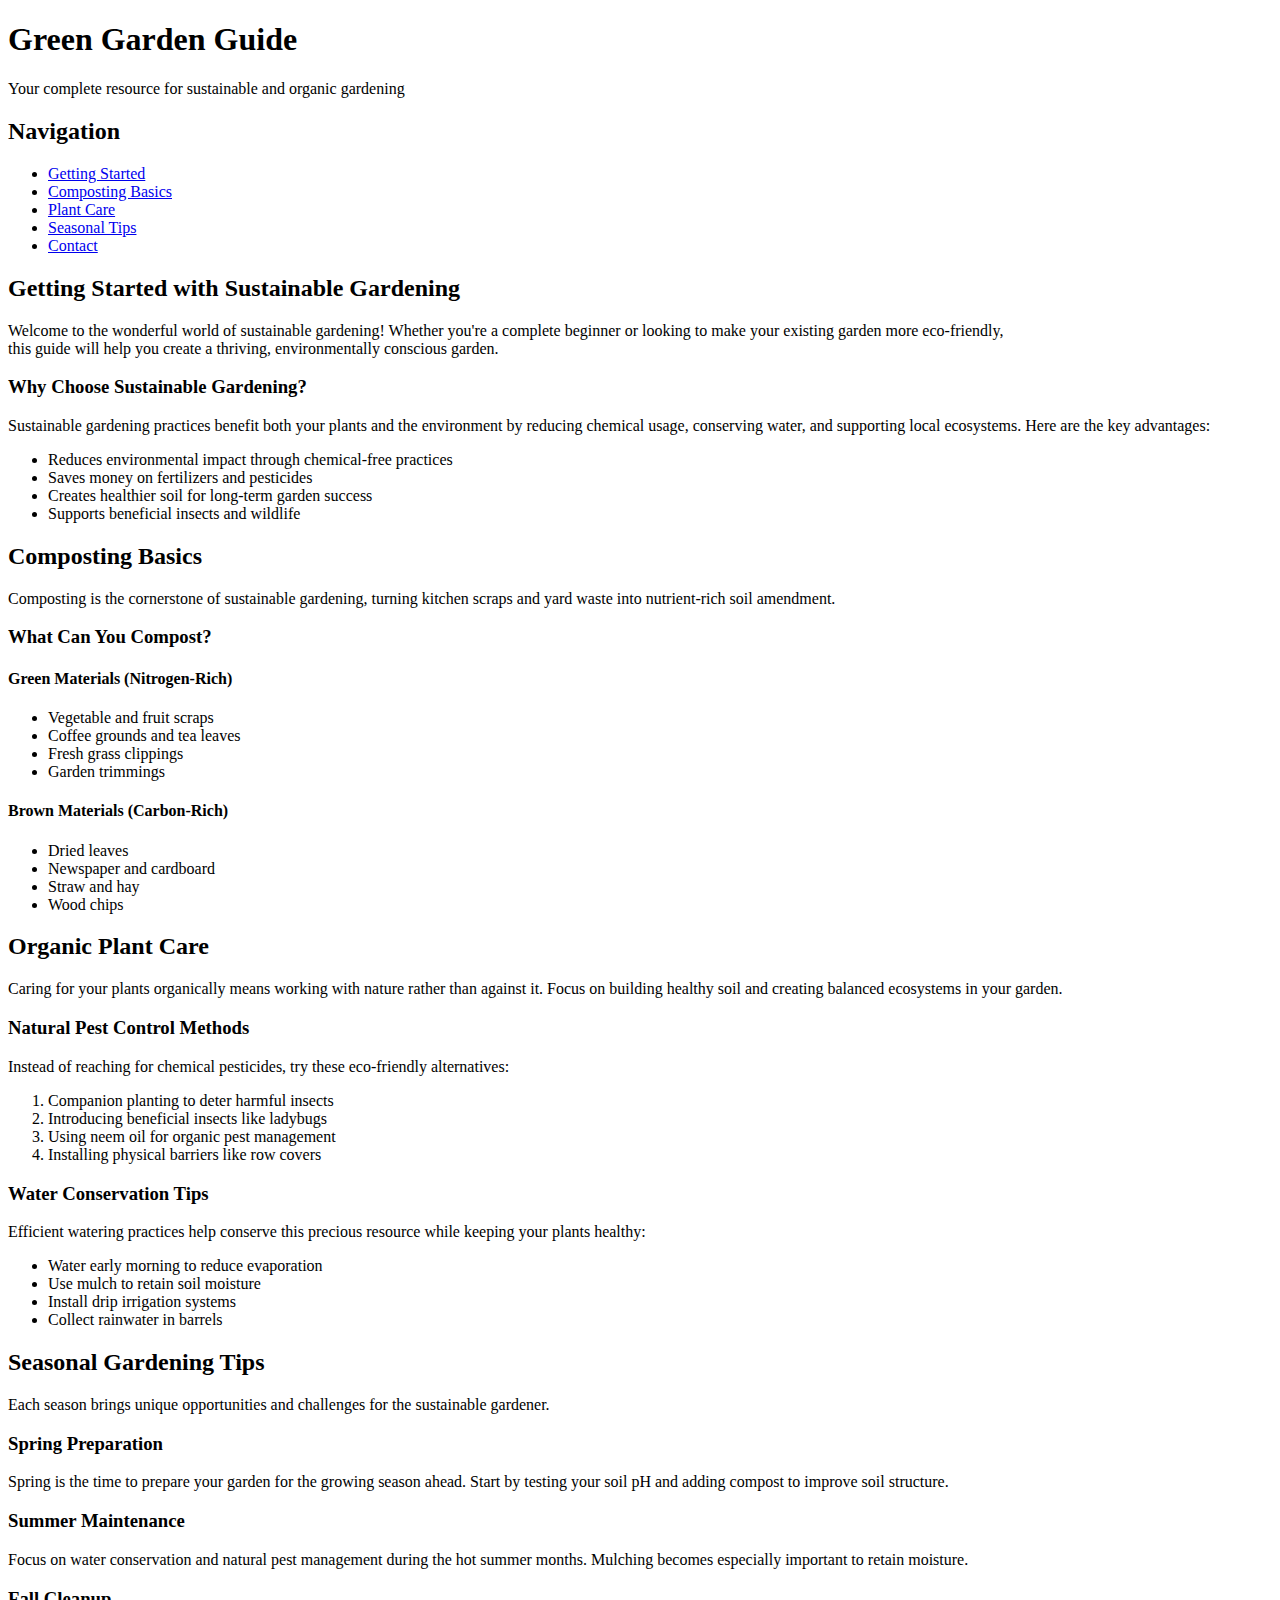
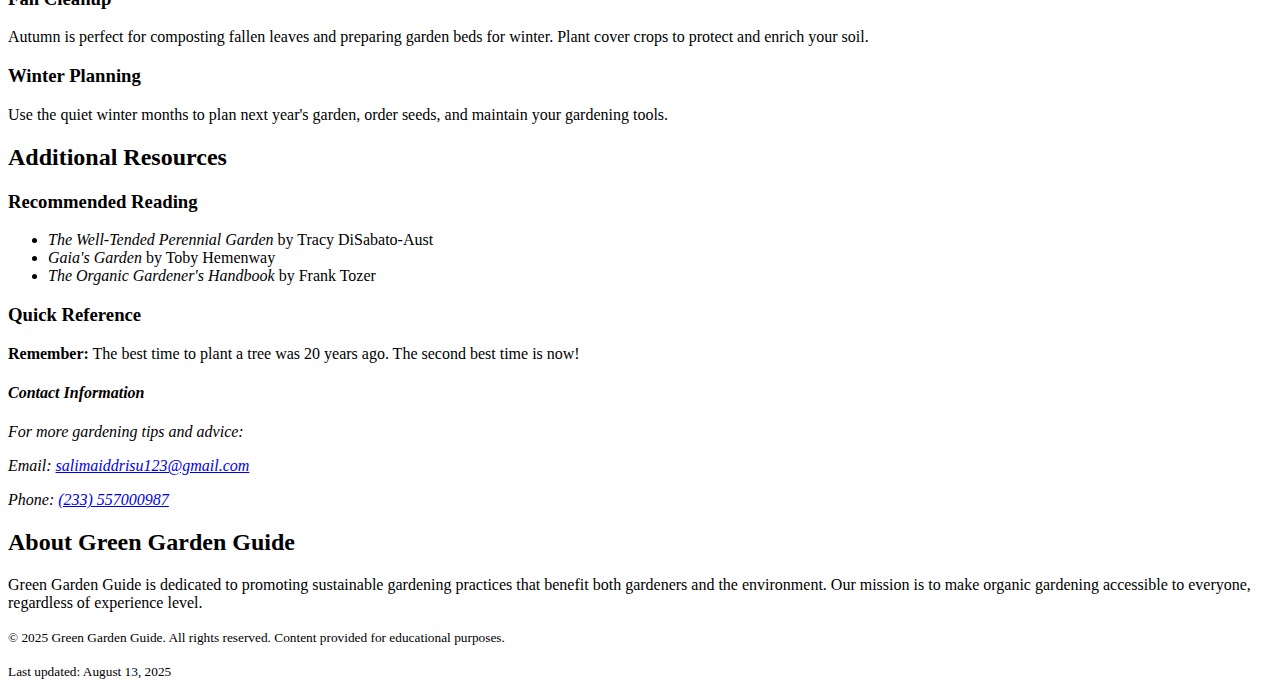
<file: index.html>
<!DOCTYPE html>
<html lang="en">
<head>
    <meta charset="UTF-8">
    <meta name="viewport" content="width=device-width, initial-scale=1.0">
    <meta name="description" content="Learn about sustainable gardening practices, organic farming techniques, and eco-friendly tips to create your own green garden paradise.">
    <meta name="keywords" content="sustainable gardening, organic farming, eco-friendly gardening, composting, green living">
    <meta name="author" content="Green Garden Guide">
    <title>Sustainable Gardening Guide - Eco-Friendly Tips for Organic Gardens</title>
</head>
<body>
    <header role="banner">
        <h1>Green Garden Guide</h1>
        <p>Your complete resource for sustainable and organic gardening</p>
    </header>

    <nav role="navigation" aria-label="Main navigation">
        <h2>Navigation</h2>
        <ul>
            <li><a href="#getting-started">Getting Started</a></li>
            <li><a href="#composting">Composting Basics</a></li>
            <li><a href="#plant-care">Plant Care</a></li>
            <li><a href="#seasonal-tips">Seasonal Tips</a></li>
            <li><a href="#contact">Contact</a></li>
        </ul>
    </nav>

    <main role="main">
        <section id="getting-started" aria-labelledby="getting-started-heading">
            <h2 id="getting-started-heading">Getting Started with Sustainable Gardening</h2>
            <p>Welcome to the wonderful world of sustainable gardening! Whether you're a complete beginner or looking to make your existing garden more eco-friendly, 
                <br>this guide will help you create a thriving, environmentally conscious garden.</p>
            
            <h3>Why Choose Sustainable Gardening?</h3>
            <p>Sustainable gardening practices benefit both your plants and the environment by reducing chemical usage, conserving water, and supporting local ecosystems. Here are the key advantages:</p>
            <ul>
                <li>Reduces environmental impact through chemical-free practices</li>
                <li>Saves money on fertilizers and pesticides</li>
                <li>Creates healthier soil for long-term garden success</li>
                <li>Supports beneficial insects and wildlife</li>
            </ul>
        </section>

        <section id="composting" aria-labelledby="composting-heading">
            <h2 id="composting-heading">Composting Basics</h2>
            <p>Composting is the cornerstone of sustainable gardening, turning kitchen scraps and yard waste into nutrient-rich soil amendment.</p>
            
            <h3>What Can You Compost?</h3>
            <h4>Green Materials (Nitrogen-Rich)</h4>
            <ul>
                <li>Vegetable and fruit scraps</li>
                <li>Coffee grounds and tea leaves</li>
                <li>Fresh grass clippings</li>
                <li>Garden trimmings</li>
            </ul>
            
            <h4>Brown Materials (Carbon-Rich)</h4>
            <ul>
                <li>Dried leaves</li>
                <li>Newspaper and cardboard</li>
                <li>Straw and hay</li>
                <li>Wood chips</li>
            </ul>
        </section>

        <section id="plant-care" aria-labelledby="plant-care-heading">
            <h2 id="plant-care-heading">Organic Plant Care</h2>
            <p>Caring for your plants organically means working with nature rather than against it. Focus on building healthy soil and creating balanced ecosystems in your garden.</p>
            
            <h3>Natural Pest Control Methods</h3>
            <p>Instead of reaching for chemical pesticides, try these eco-friendly alternatives:</p>
            <ol>
                <li>Companion planting to deter harmful insects</li>
                <li>Introducing beneficial insects like ladybugs</li>
                <li>Using neem oil for organic pest management</li>
                <li>Installing physical barriers like row covers</li>
            </ol>
            
            <h3>Water Conservation Tips</h3>
            <p>Efficient watering practices help conserve this precious resource while keeping your plants healthy:</p>
            <ul>
                <li>Water early morning to reduce evaporation</li>
                <li>Use mulch to retain soil moisture</li>
                <li>Install drip irrigation systems</li>
                <li>Collect rainwater in barrels</li>
            </ul>
        </section>

        <section id="seasonal-tips" aria-labelledby="seasonal-tips-heading">
            <h2 id="seasonal-tips-heading">Seasonal Gardening Tips</h2>
            <p>Each season brings unique opportunities and challenges for the sustainable gardener.</p>
            
            <h3>Spring Preparation</h3>
            <p>Spring is the time to prepare your garden for the growing season ahead. Start by testing your soil pH and adding compost to improve soil structure.</p>
            
            <h3>Summer Maintenance</h3>
            <p>Focus on water conservation and natural pest management during the hot summer months. Mulching becomes especially important to retain moisture.</p>
            
            <h3>Fall Cleanup</h3>
            <p>Autumn is perfect for composting fallen leaves and preparing garden beds for winter. Plant cover crops to protect and enrich your soil.</p>
            
            <h3>Winter Planning</h3>
            <p>Use the quiet winter months to plan next year's garden, order seeds, and maintain your gardening tools.</p>
        </section>
    </main>

    <aside role="complementary" aria-labelledby="resources-heading">
        <h2 id="resources-heading">Additional Resources</h2>
        <h3>Recommended Reading</h3>
        <ul>
            <li><cite>The Well-Tended Perennial Garden</cite> by Tracy DiSabato-Aust</li>
            <li><cite>Gaia's Garden</cite> by Toby Hemenway</li>
            <li><cite>The Organic Gardener's Handbook</cite> by Frank Tozer</li>
        </ul>
        
        <h3>Quick Reference</h3>
        <p><strong>Remember:</strong> The best time to plant a tree was 20 years ago. The second best time is now!</p>
        
        <address>
            <h4>Contact Information</h4>
            <p>For more gardening tips and advice:</p>
            <p>Email: <a href="mailto:salimaiddrisu123@gmail.com">salimaiddrisu123@gmail.com</a></p>
            <p>Phone: <a href="tel:+233557000987">(233) 557000987</a></p>
        </address>
    </aside>

    <footer role="contentinfo" id="contact">
        <h2>About Green Garden Guide</h2>
        <p>Green Garden Guide is dedicated to promoting sustainable gardening practices that benefit both gardeners and the environment. Our mission is to make organic gardening accessible to everyone, regardless of experience level.</p>
        
        <p><small>&copy; 2025 Green Garden Guide. All rights reserved. Content provided for educational purposes.</small></p>
        
        <p><small>Last updated: <time datetime="2025-08-13">August 13, 2025</time></small></p>
    </footer>
</body>
</html>
</file>
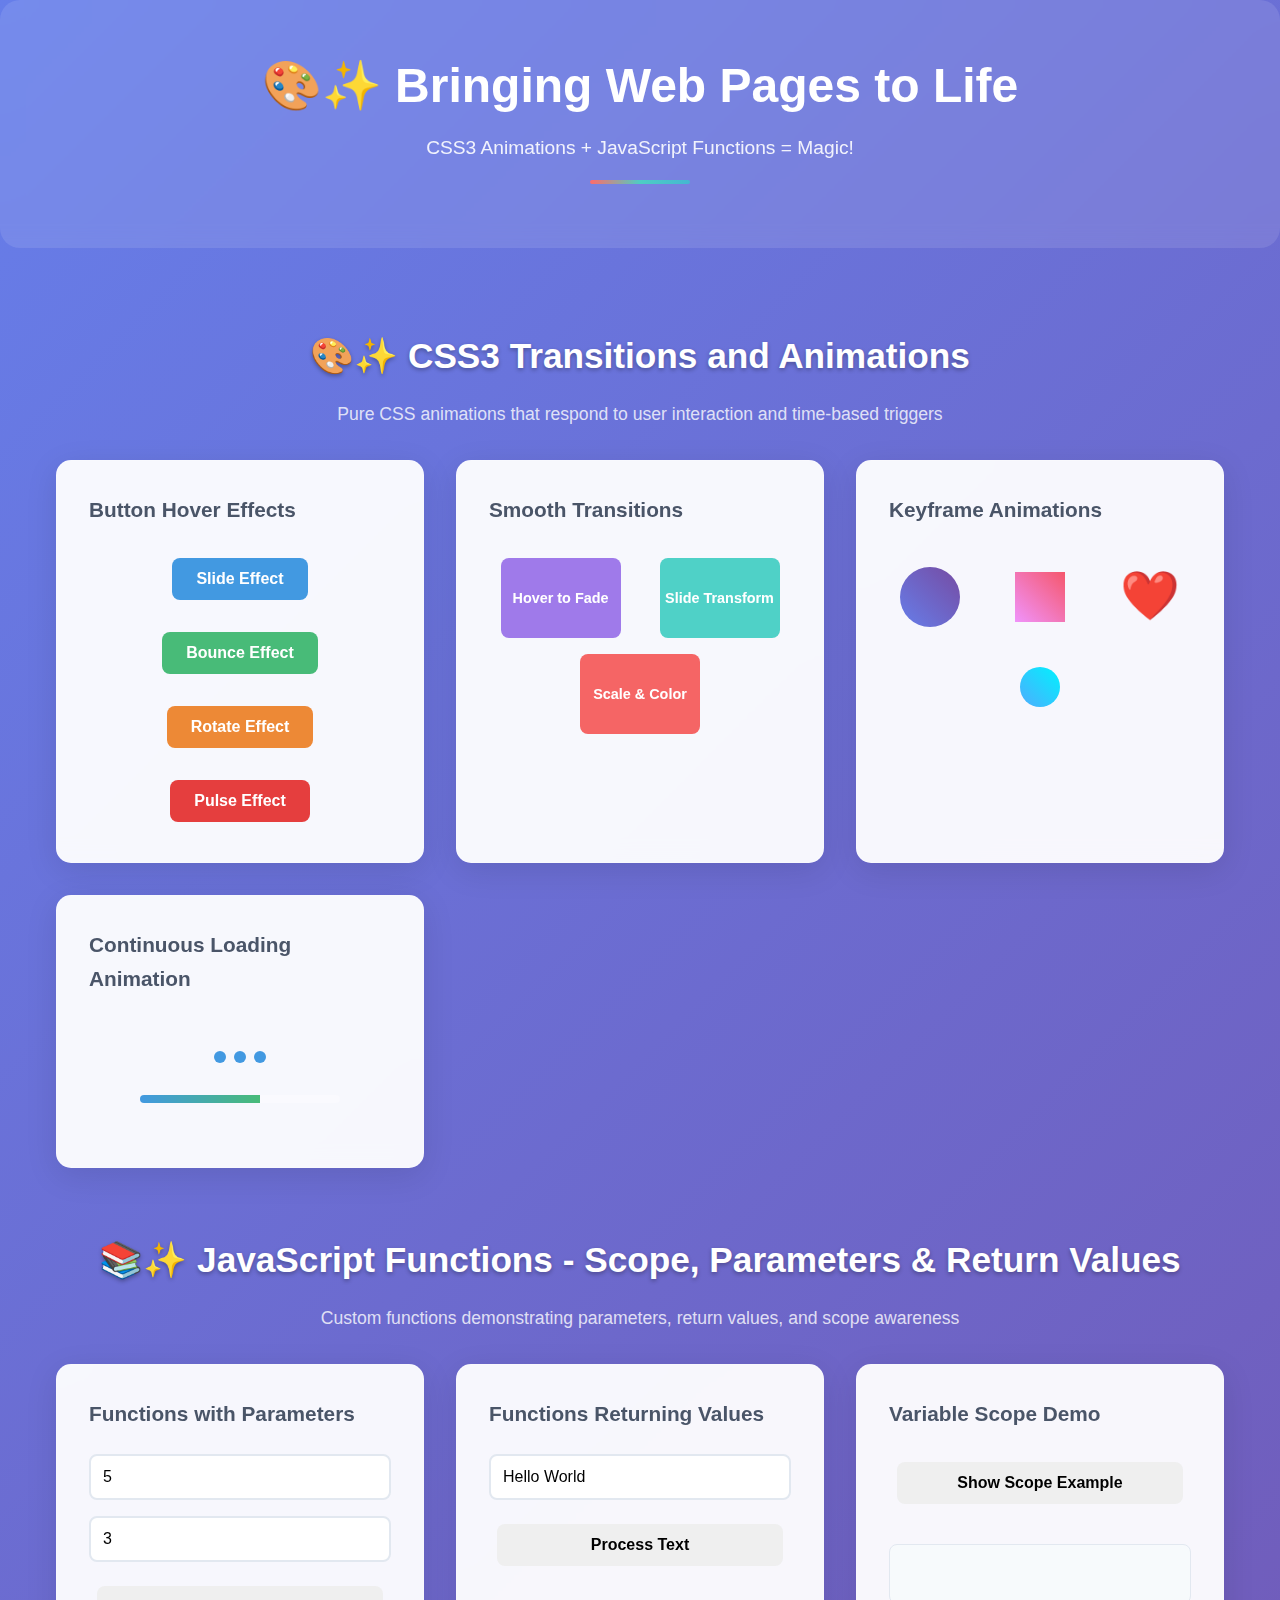
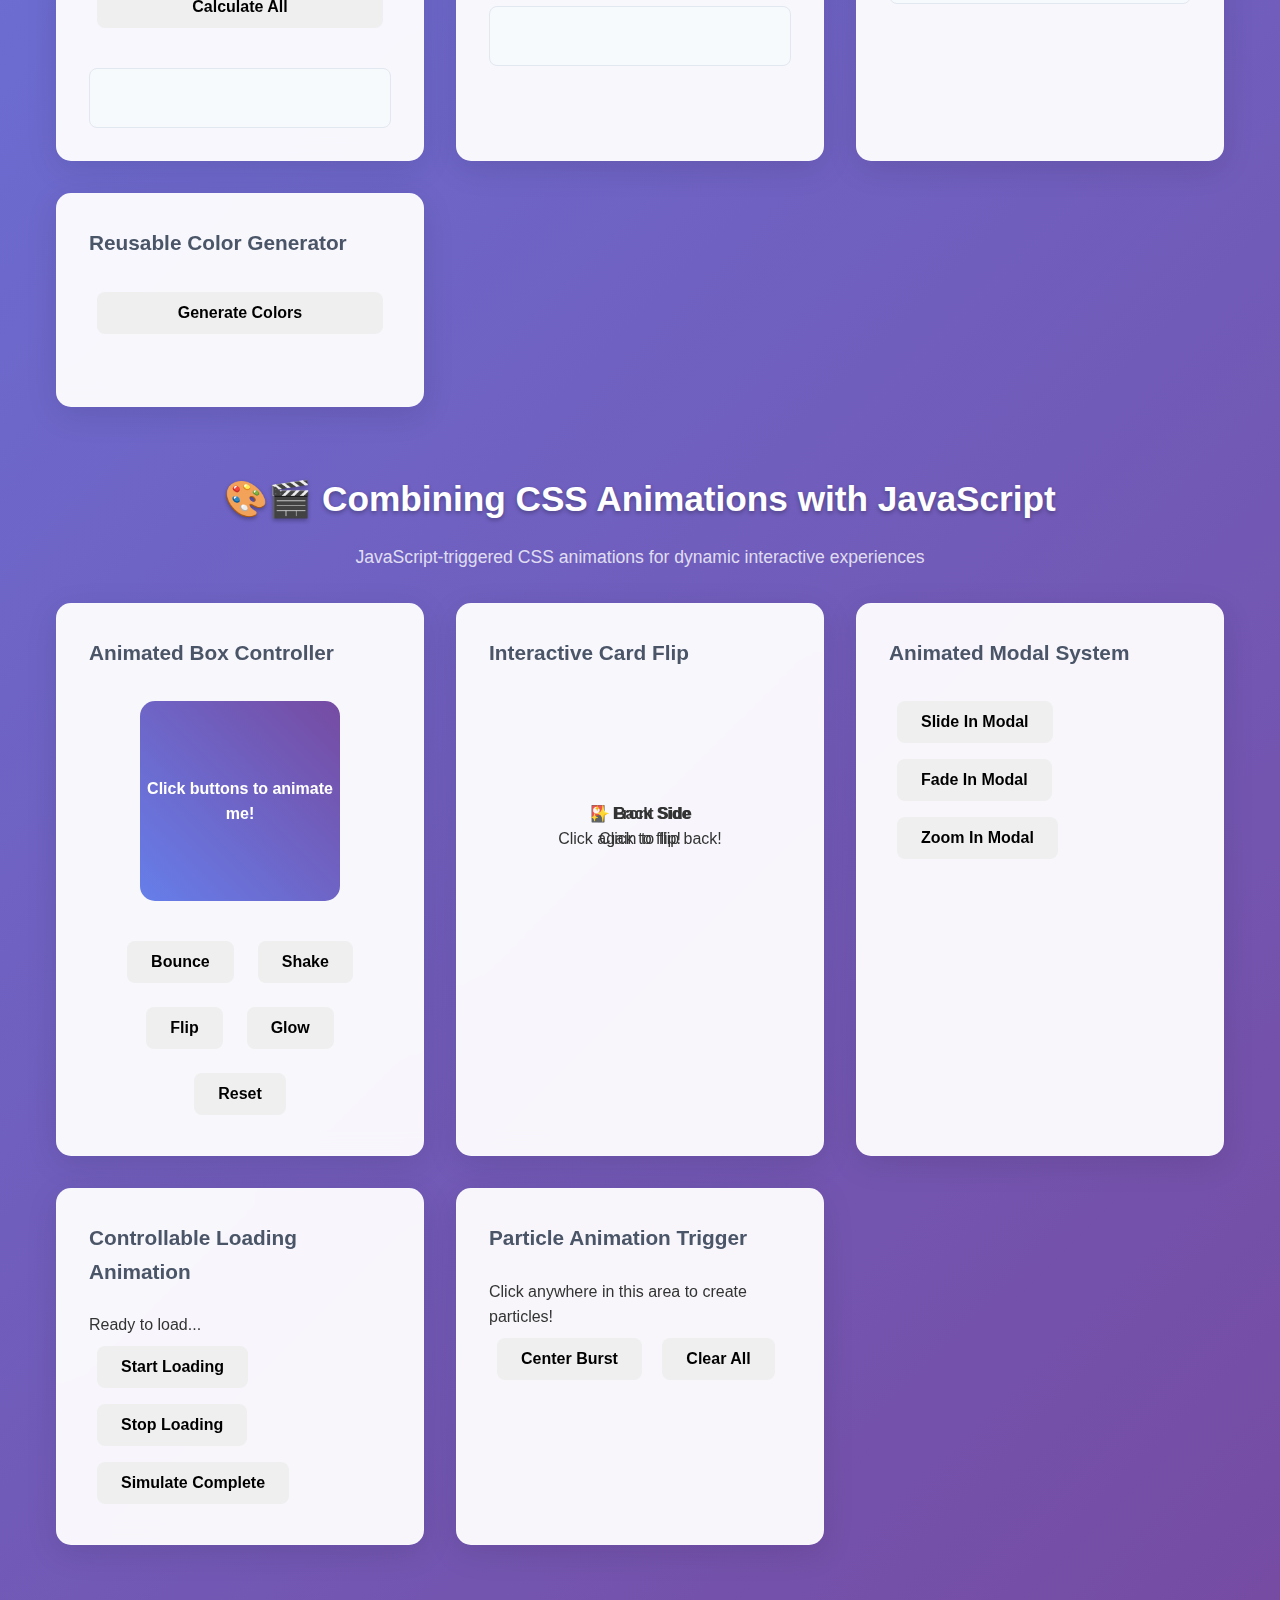
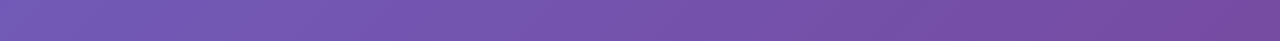
<file: WEEK7/index.html>
<!DOCTYPE html>
<html lang="en">
<head>
    <meta charset="UTF-8">
    <meta name="viewport" content="width=device-width, initial-scale=1.0">
    <title>Bringing Web Pages to Life with CSS & JavaScript</title>
    <link rel="stylesheet" href="styles.css">
</head>
<body>
    <!-- Header Section -->
    <header class="header">
        <h1 class="main-title">🎨✨ Bringing Web Pages to Life</h1>
        <p class="subtitle">CSS3 Animations + JavaScript Functions = Magic!</p>
        <div class="animated-line"></div>
    </header>

    <main class="container">
        
        <!-- =====  CSS3 TRANSITIONS AND ANIMATIONS ===== -->
        <section class="section" id="part1">
            <h2 class="section-title">🎨✨  CSS3 Transitions and Animations</h2>
            <p class="section-description">Pure CSS animations that respond to user interaction and time-based triggers</p>
            
            <div class="demo-grid">
                
                <!-- Button Hover Effects Demo -->
                <div class="demo-card">
                    <h3>Button Hover Effects</h3>
                    <div class="button-showcase">
                        <button class="btn btn-hover-slide">Slide Effect</button>
                        <button class="btn btn-hover-bounce">Bounce Effect</button>
                        <button class="btn btn-hover-rotate">Rotate Effect</button>
                        <button class="btn btn-hover-pulse">Pulse Effect</button>
                    </div>
                </div>

                <!-- Smooth Transitions Demo -->
                <div class="demo-card">
                    <h3>Smooth Transitions</h3>
                    <div class="transition-showcase">
                        <div class="fade-box">Hover to Fade</div>
                        <div class="slide-box">Slide Transform</div>
                        <div class="scale-box">Scale & Color</div>
                    </div>
                </div>

                <!-- Keyframe Animations Demo -->
                <div class="demo-card">
                    <h3>Keyframe Animations</h3>
                    <div class="animation-showcase">
                        <div class="floating-circle"></div>
                        <div class="spinning-square"></div>
                        <div class="pulsing-heart">❤️</div>
                        <div class="bouncing-ball"></div>
                    </div>
                </div>

                <!-- Continuous Animations -->
                <div class="demo-card">
                    <h3>Continuous Loading Animation</h3>
                    <div class="loader-container">
                        <div class="loader-dots">
                            <div class="dot"></div>
                            <div class="dot"></div>
                            <div class="dot"></div>
                        </div>
                        <div class="progress-bar">
                            <div class="progress-fill"></div>
                        </div>
                    </div>
                </div>

            </div>
        </section>

        <!-- =====  JAVASCRIPT FUNCTIONS ===== -->
        <section class="section" id="part2">
            <h2 class="section-title">📚✨  JavaScript Functions - Scope, Parameters & Return Values</h2>
            <p class="section-description">Custom functions demonstrating parameters, return values, and scope awareness</p>
            
            <div class="demo-grid">
                
                <!-- Function Parameters Demo -->
                <div class="demo-card">
                    <h3>Functions with Parameters</h3>
                    <div class="function-demo">
                        <input type="number" id="num1" placeholder="First Number" value="5">
                        <input type="number" id="num2" placeholder="Second Number" value="3">
                        <button class="btn" onclick="demonstrateCalculations()">Calculate All</button>
                        <div id="calculation-results" class="results"></div>
                    </div>
                </div>

                <!-- Return Values Demo -->
                <div class="demo-card">
                    <h3>Functions Returning Values</h3>
                    <div class="function-demo">
                        <input type="text" id="user-text" placeholder="Enter some text..." value="Hello World">
                        <button class="btn" onclick="demonstrateTextFunctions()">Process Text</button>
                        <div id="text-results" class="results"></div>
                    </div>
                </div>

                <!-- Scope Demonstration -->
                <div class="demo-card">
                    <h3>Variable Scope Demo</h3>
                    <div class="function-demo">
                        <button class="btn" onclick="demonstrateScope()">Show Scope Example</button>
                        <div id="scope-results" class="results"></div>
                    </div>
                </div>

                <!-- Reusable Function Demo -->
                <div class="demo-card">
                    <h3>Reusable Color Generator</h3>
                    <div class="function-demo">
                        <button class="btn" onclick="generateRandomColors()">Generate Colors</button>
                        <div id="color-palette" class="color-palette"></div>
                    </div>
                </div>

            </div>
        </section>

        <!-- ==== COMBINING CSS ANIMATIONS WITH JAVASCRIPT ===== -->
        <section class="section" id="part3">
            <h2 class="section-title">🎨🎬  Combining CSS Animations with JavaScript</h2>
            <p class="section-description">JavaScript-triggered CSS animations for dynamic interactive experiences</p>
            
            <div class="demo-grid">
                
                <!-- Animated Box Controller -->
                <div class="demo-card">
                    <h3>Animated Box Controller</h3>
                    <div class="animation-controller">
                        <div id="animated-box" class="animated-box">Click buttons to animate me!</div>
                        <div class="control-buttons">
                            <button class="btn" onclick="triggerAnimation('bounce')">Bounce</button>
                            <button class="btn" onclick="triggerAnimation('shake')">Shake</button>
                            <button class="btn" onclick="triggerAnimation('flip')">Flip</button>
                            <button class="btn" onclick="triggerAnimation('glow')">Glow</button>
                            <button class="btn" onclick="resetAnimations()">Reset</button>
                        </div>
                    </div>
                </div>

                <!-- Card Flip Animation -->
                <div class="demo-card">
                    <h3>Interactive Card Flip</h3>
                    <div class="card-container">
                        <div id="flip-card" class="flip-card" onclick="flipCard()">
                            <div class="flip-card-inner">
                                <div class="flip-card-front">
                                    <h4>🎴 Front Side</h4>
                                    <p>Click to flip!</p>
                                </div>
                                <div class="flip-card-back">
                                    <h4>✨ Back Side</h4>
                                    <p>Click again to flip back!</p>
                                </div>
                            </div>
                        </div>
                    </div>
                </div>

                <!-- Dynamic Modal with Animations -->
                <div class="demo-card">
                    <h3>Animated Modal System</h3>
                    <div class="modal-demo">
                        <button class="btn" onclick="showModal('slideIn')">Slide In Modal</button>
                        <button class="btn" onclick="showModal('fadeIn')">Fade In Modal</button>
                        <button class="btn" onclick="showModal('zoomIn')">Zoom In Modal</button>
                    </div>
                </div>

                <!-- Interactive Loading Animation -->
                <div class="demo-card">
                    <h3>Controllable Loading Animation</h3>
                    <div class="loading-demo">
                        <div id="loading-container" class="loading-container">
                            <div id="loading-spinner" class="loading-spinner"></div>
                            <div id="loading-text" class="loading-text">Ready to load...</div>
                        </div>
                        <div class="loading-controls">
                            <button class="btn" onclick="startLoading()">Start Loading</button>
                            <button class="btn" onclick="stopLoading()">Stop Loading</button>
                            <button class="btn" onclick="simulateComplete()">Simulate Complete</button>
                        </div>
                    </div>
                </div>

                <!-- Particle Animation System -->
                <div class="demo-card">
                    <h3>Particle Animation Trigger</h3>
                    <div class="particle-demo">
                        <div id="particle-container" class="particle-container">
                            <p>Click anywhere in this area to create particles!</p>
                        </div>
                        <div class="particle-controls">
                            <button class="btn" onclick="createParticleBurst(300, 200)">Center Burst</button>
                            <button class="btn" onclick="clearParticles()">Clear All</button>
                        </div>
                    </div>
                </div>

            </div>
        </section>

    </main>



    <!-- Animated Modal for Part 3 -->
    <div id="animated-modal" class="modal-overlay" style="display: none;">
        <div class="modal-content">
            <div class="modal-header">
                <h3 id="modal-title">Animated Modal</h3>
                <button class="close-btn" onclick="hideModal()">&times;</button>
            </div>
            <div class="modal-body">
                <p id="modal-text">This modal demonstrates different CSS animation entrance effects triggered by JavaScript!</p>
                <div class="modal-demo-content">
                    <div class="animated-element">✨</div>
                    <p>The animation type is controlled by JavaScript functions that add specific CSS classes.</p>
                </div>
            </div>
            <div class="modal-footer">
                <button class="btn" onclick="hideModal()">Close Modal</button>
            </div>
        </div>
    </div>



    <script src="script.js"></script>
</body>
</html>
</file>
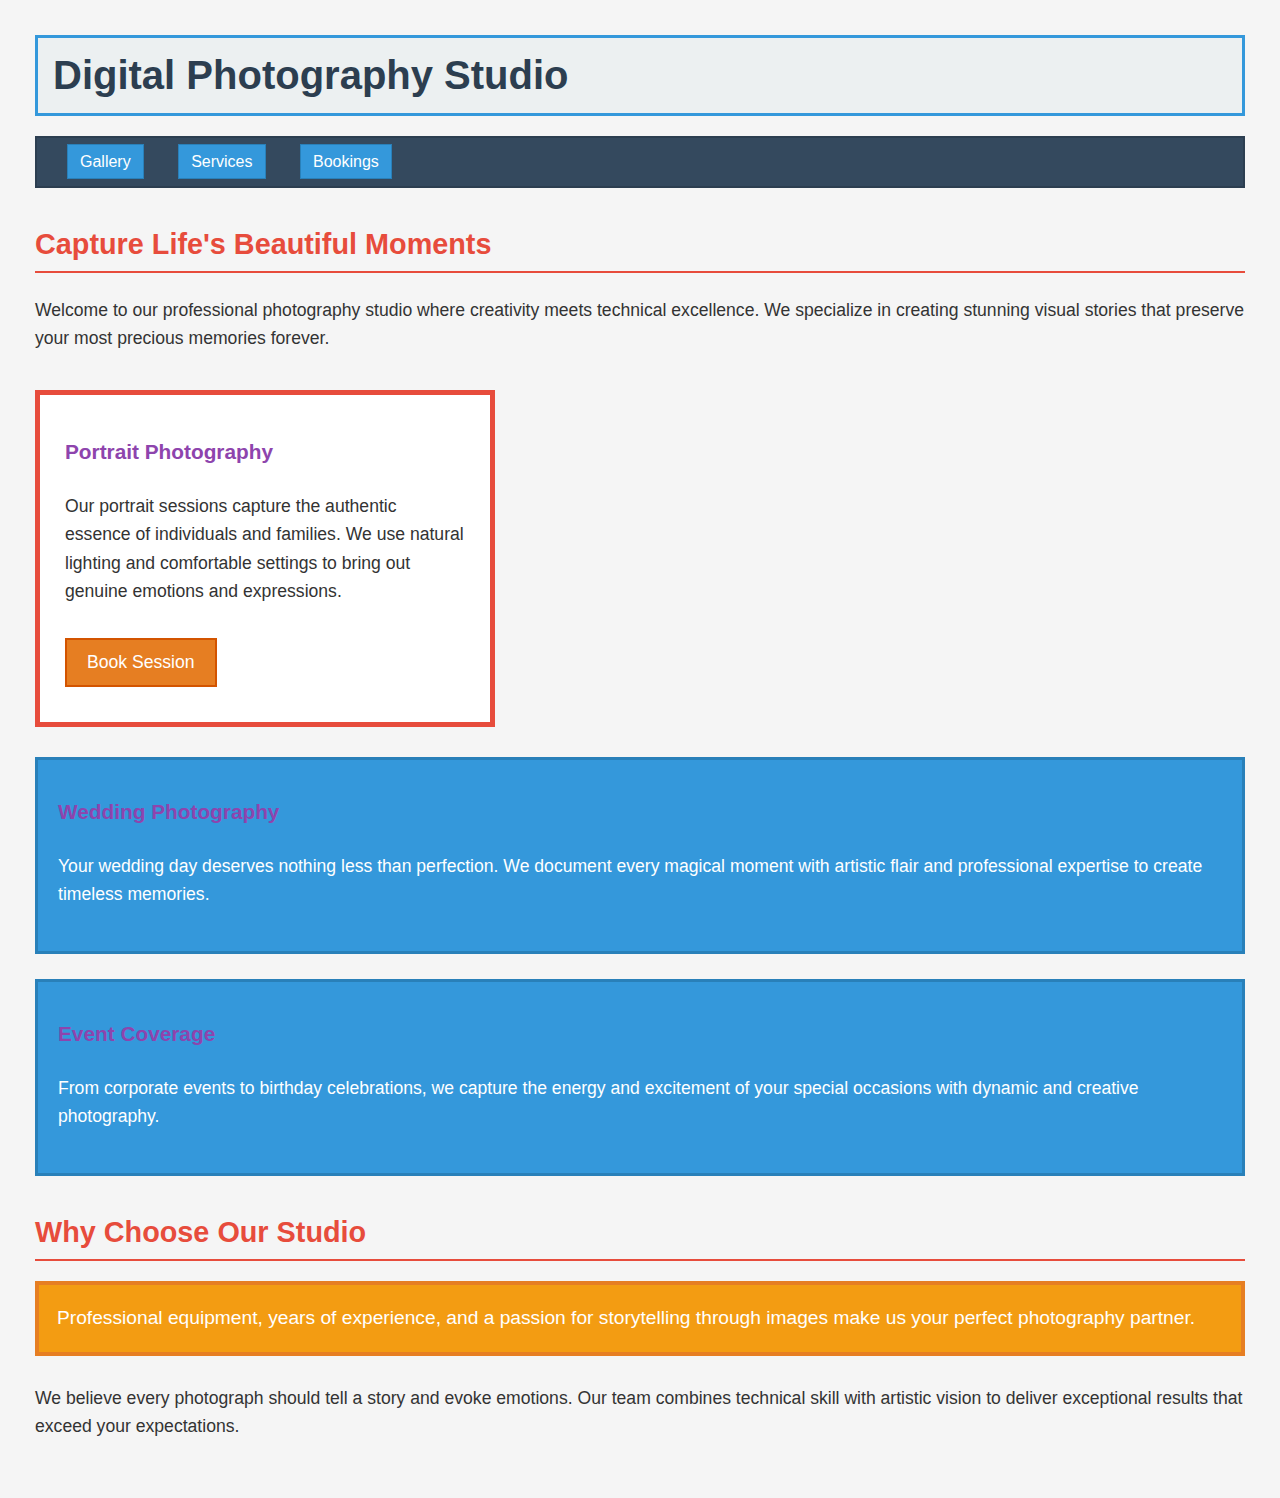
<file: SOFTWARE_MODULE_PLP/WEEK3/index.html>
<!DOCTYPE html>
<html lang="en">
<head>
    <meta charset="UTF-8">
    <meta name="viewport" content="width=device-width, initial-scale=1.0">
    <title>Digital Photography Studio</title>
    <link rel="stylesheet" href="styles.css">
</head>
<body>
    <h1>Digital Photography Studio</h1>
    
    <nav>
        <a href="#home">Gallery</a>
        <a href="#about">Services</a>
        <a href="#contact">Bookings</a>
    </nav>

    <h2>Capture Life's Beautiful Moments</h2>
    
    <p>Welcome to our professional photography studio where creativity meets technical excellence. We specialize in creating stunning visual stories that preserve your most precious memories forever.</p>

    <div class="container">
        <h3>Portrait Photography</h3>
        <p>Our portrait sessions capture the authentic essence of individuals and families. We use natural lighting and comfortable settings to bring out genuine emotions and expressions.</p>
        
        <button>Book Session</button>
    </div>

    <div class="card">
        <h3>Wedding Photography</h3>
        <p>Your wedding day deserves nothing less than perfection. We document every magical moment with artistic flair and professional expertise to create timeless memories.</p>
    </div>

    <div class="card">
        <h3>Event Coverage</h3>
        <p>From corporate events to birthday celebrations, we capture the energy and excitement of your special occasions with dynamic and creative photography.</p>
    </div>

    <h2>Why Choose Our Studio</h2>
    <p class="highlight">Professional equipment, years of experience, and a passion for storytelling through images make us your perfect photography partner.</p>
    
    <p>We believe every photograph should tell a story and evoke emotions. Our team combines technical skill with artistic vision to deliver exceptional results that exceed your expectations.</p>
</body>
</html>
</file>
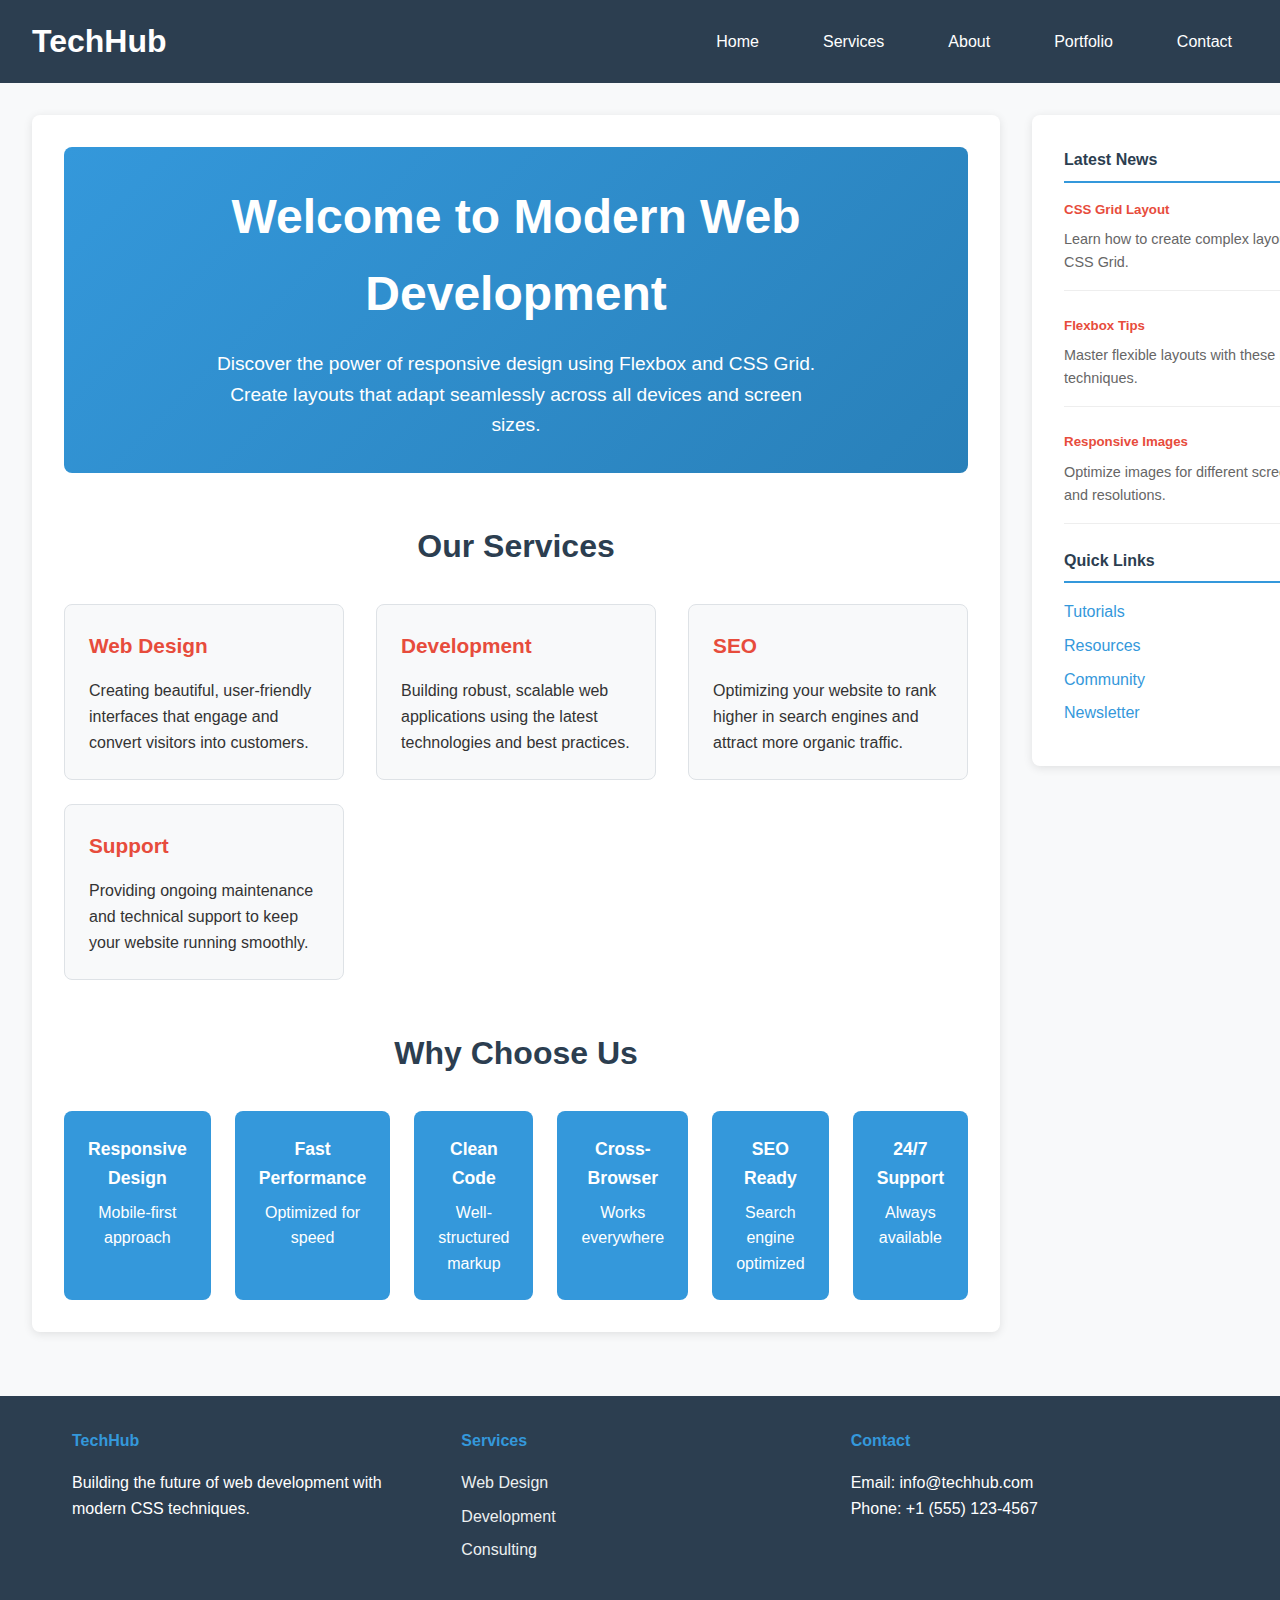
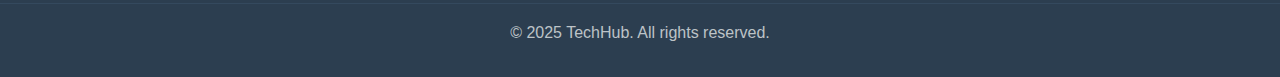
<file: SOFTWARE_MODULE_PLP/WEEK4/index.html>
<!DOCTYPE html>
<html lang="en">
<head>
    <meta charset="UTF-8">
    <meta name="viewport" content="width=device-width, initial-scale=1.0">
    <title>Responsive Web Design with Flexbox and Grid</title>
    <link rel="stylesheet" href="styles.css">
</head>
<body>
    <!-- Header Section -->
    <header class="header">
        <div class="logo">
            <h1>TechHub</h1>
        </div>
        
        <!-- Navigation using Flexbox -->
        <nav class="navigation">
            <ul class="nav-list">
                <li><a href="#home">Home</a></li>
                <li><a href="#services">Services</a></li>
                <li><a href="#about">About</a></li>
                <li><a href="#portfolio">Portfolio</a></li>
                <li><a href="#contact">Contact</a></li>
            </ul>
        </nav>
    </header>

    <!-- Main Container using CSS Grid -->
    <div class="main-container">
        
        <!-- Main Content Area -->
        <main class="content">
            <section class="hero">
                <h2>Welcome to Modern Web Development</h2>
                <p>Discover the power of responsive design using Flexbox and CSS Grid. Create layouts that adapt seamlessly across all devices and screen sizes.</p>
            </section>

            <!-- Cards Section using Flexbox -->
            <section class="cards-section">
                <h3>Our Services</h3>
                <div class="cards-container">
                    <div class="card">
                        <h4>Web Design</h4>
                        <p>Creating beautiful, user-friendly interfaces that engage and convert visitors into customers.</p>
                    </div>
                    <div class="card">
                        <h4>Development</h4>
                        <p>Building robust, scalable web applications using the latest technologies and best practices.</p>
                    </div>
                    <div class="card">
                        <h4>SEO</h4>
                        <p>Optimizing your website to rank higher in search engines and attract more organic traffic.</p>
                    </div>
                    <div class="card">
                        <h4>Support</h4>
                        <p>Providing ongoing maintenance and technical support to keep your website running smoothly.</p>
                    </div>
                </div>
            </section>

            <!-- Features Grid -->
            <section class="features">
                <h3>Why Choose Us</h3>
                <div class="features-grid">
                    <div class="feature">
                        <h5>Responsive Design</h5>
                        <p>Mobile-first approach</p>
                    </div>
                    <div class="feature">
                        <h5>Fast Performance</h5>
                        <p>Optimized for speed</p>
                    </div>
                    <div class="feature">
                        <h5>Clean Code</h5>
                        <p>Well-structured markup</p>
                    </div>
                    <div class="feature">
                        <h5>Cross-Browser</h5>
                        <p>Works everywhere</p>
                    </div>
                    <div class="feature">
                        <h5>SEO Ready</h5>
                        <p>Search engine optimized</p>
                    </div>
                    <div class="feature">
                        <h5>24/7 Support</h5>
                        <p>Always available</p>
                    </div>
                </div>
            </section>
        </main>

        <!-- Sidebar -->
        <aside class="sidebar">
            <h4>Latest News</h4>
            <div class="news-item">
                <h5>CSS Grid Layout</h5>
                <p>Learn how to create complex layouts with CSS Grid.</p>
            </div>
            <div class="news-item">
                <h5>Flexbox Tips</h5>
                <p>Master flexible layouts with these Flexbox techniques.</p>
            </div>
            <div class="news-item">
                <h5>Responsive Images</h5>
                <p>Optimize images for different screen sizes and resolutions.</p>
            </div>
            
            <h4>Quick Links</h4>
            <ul class="sidebar-links">
                <li><a href="#tutorials">Tutorials</a></li>
                <li><a href="#resources">Resources</a></li>
                <li><a href="#community">Community</a></li>
                <li><a href="#newsletter">Newsletter</a></li>
            </ul>
        </aside>
    </div>

    <!-- Footer -->
    <footer class="footer">
        <div class="footer-content">
            <div class="footer-section">
                <h4>TechHub</h4>
                <p>Building the future of web development with modern CSS techniques.</p>
            </div>
            <div class="footer-section">
                <h4>Services</h4>
                <ul>
                    <li>Web Design</li>
                    <li>Development</li>
                    <li>Consulting</li>
                </ul>
            </div>
            <div class="footer-section">
                <h4>Contact</h4>
                <p>Email: info@techhub.com</p>
                <p>Phone: +1 (555) 123-4567</p>
            </div>
        </div>
        <div class="footer-bottom">
            <p>&copy; 2025 TechHub. All rights reserved.</p>
        </div>
    </footer>
</body>
</html>
</file>
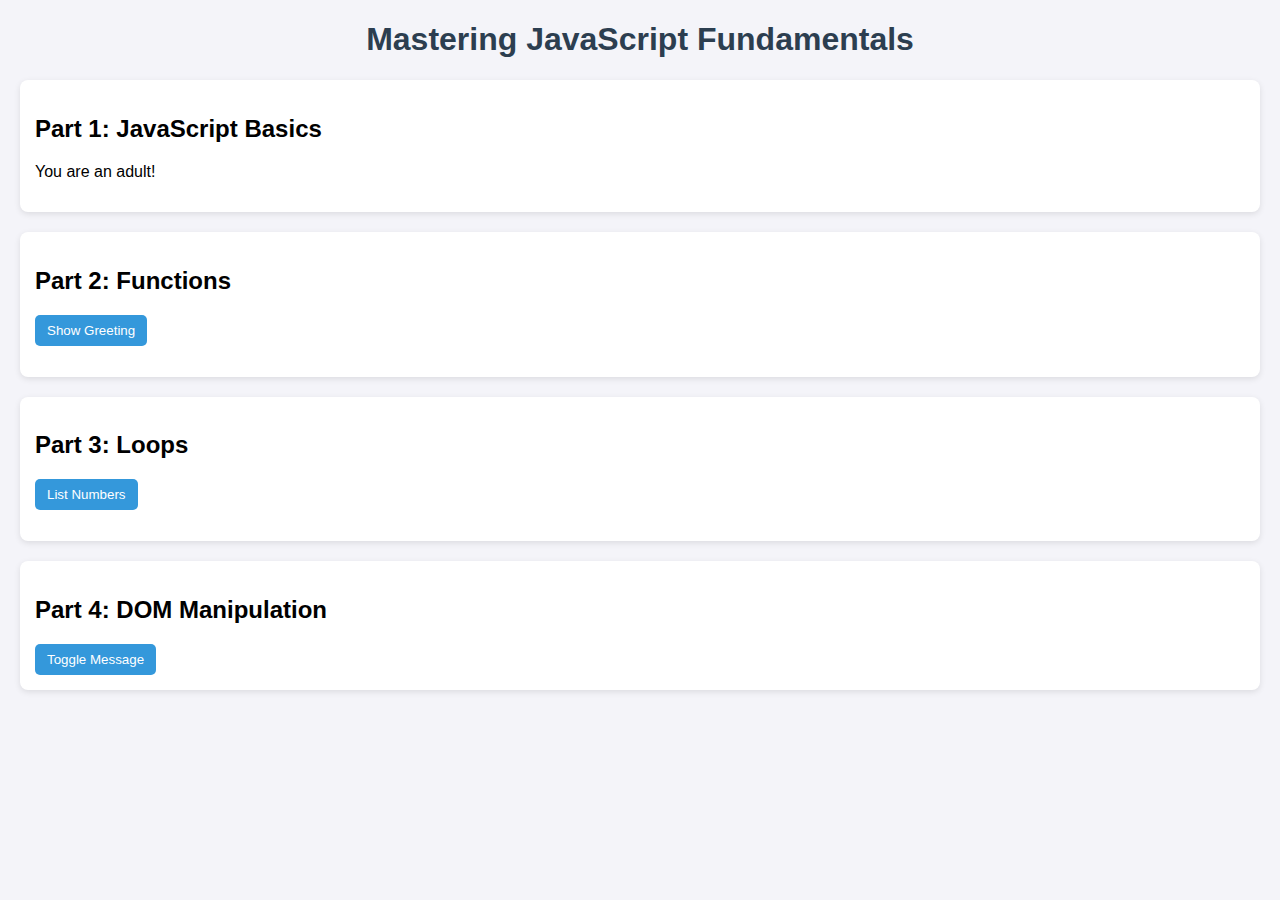
<file: SOFTWARE_MODULE_PLP/WEEK5/index.html>
<!DOCTYPE html>
<html lang="en">
<head>
  <meta charset="UTF-8">
  <meta name="viewport" content="width=device-width, initial-scale=1.0">
  <title>Mastering JavaScript Fundamentals</title>
  <link rel="stylesheet" href="styles.css">
</head>
<body>
  <h1>Mastering JavaScript Fundamentals</h1>

  <!-- Part 1: Basics -->
  <section>
    <h2>Part 1: JavaScript Basics</h2>
    <p id="ageResult">Result will appear here...</p>
  </section>

  <!-- Part 2: Functions -->
  <section>
    <h2>Part 2: Functions</h2>
    <button onclick="showGreeting()">Show Greeting</button>
    <p id="greeting"></p>
  </section>

  <!-- Part 3: Loops -->
  <section>
    <h2>Part 3: Loops</h2>
    <button onclick="listNumbers()">List Numbers</button>
    <ul id="numberList"></ul>
  </section>

  <!-- Part 4: DOM -->
  <section>
    <h2>Part 4: DOM Manipulation</h2>
    <button id="toggleBtn">Toggle Message</button>
    <p id="toggleMessage" style="display:none;">🎉 DOM Manipulation Works!</p>
  </section>

  <script src="script.js"></script>
</body>
</html>
</file>
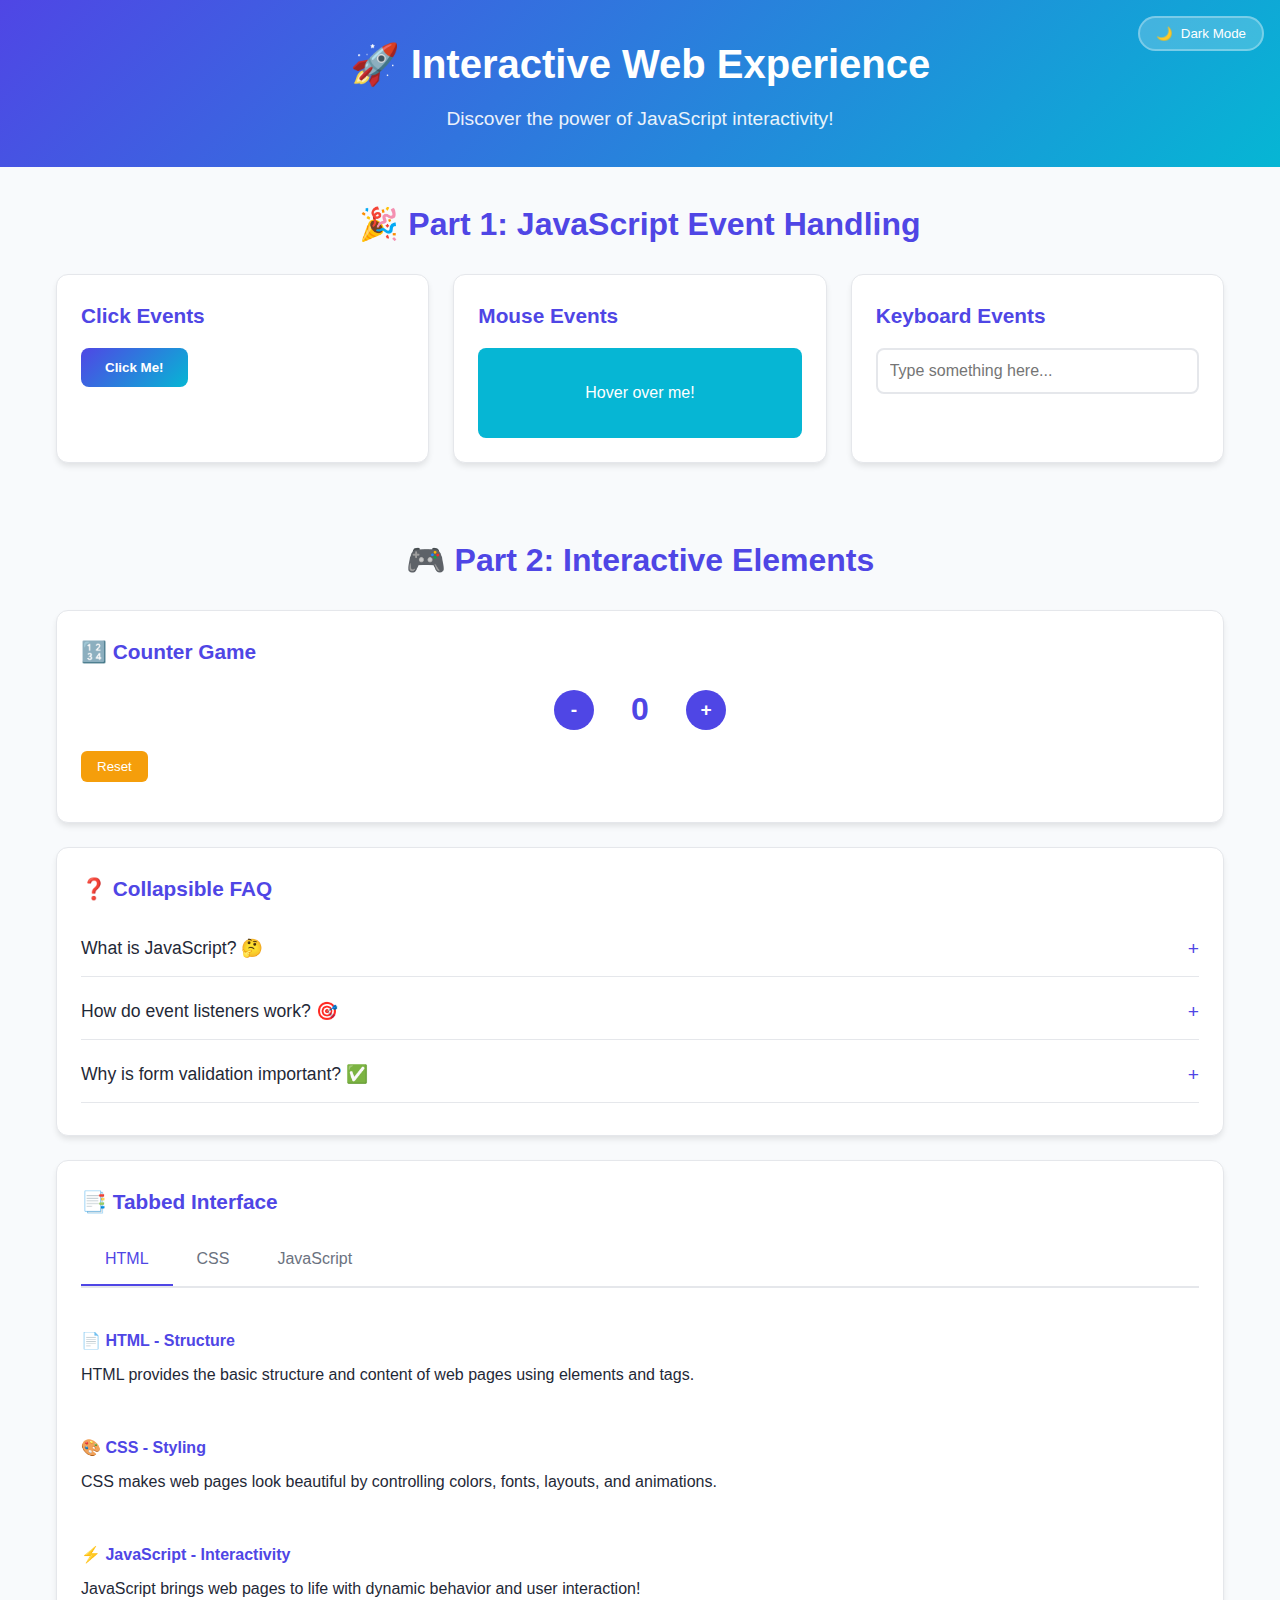
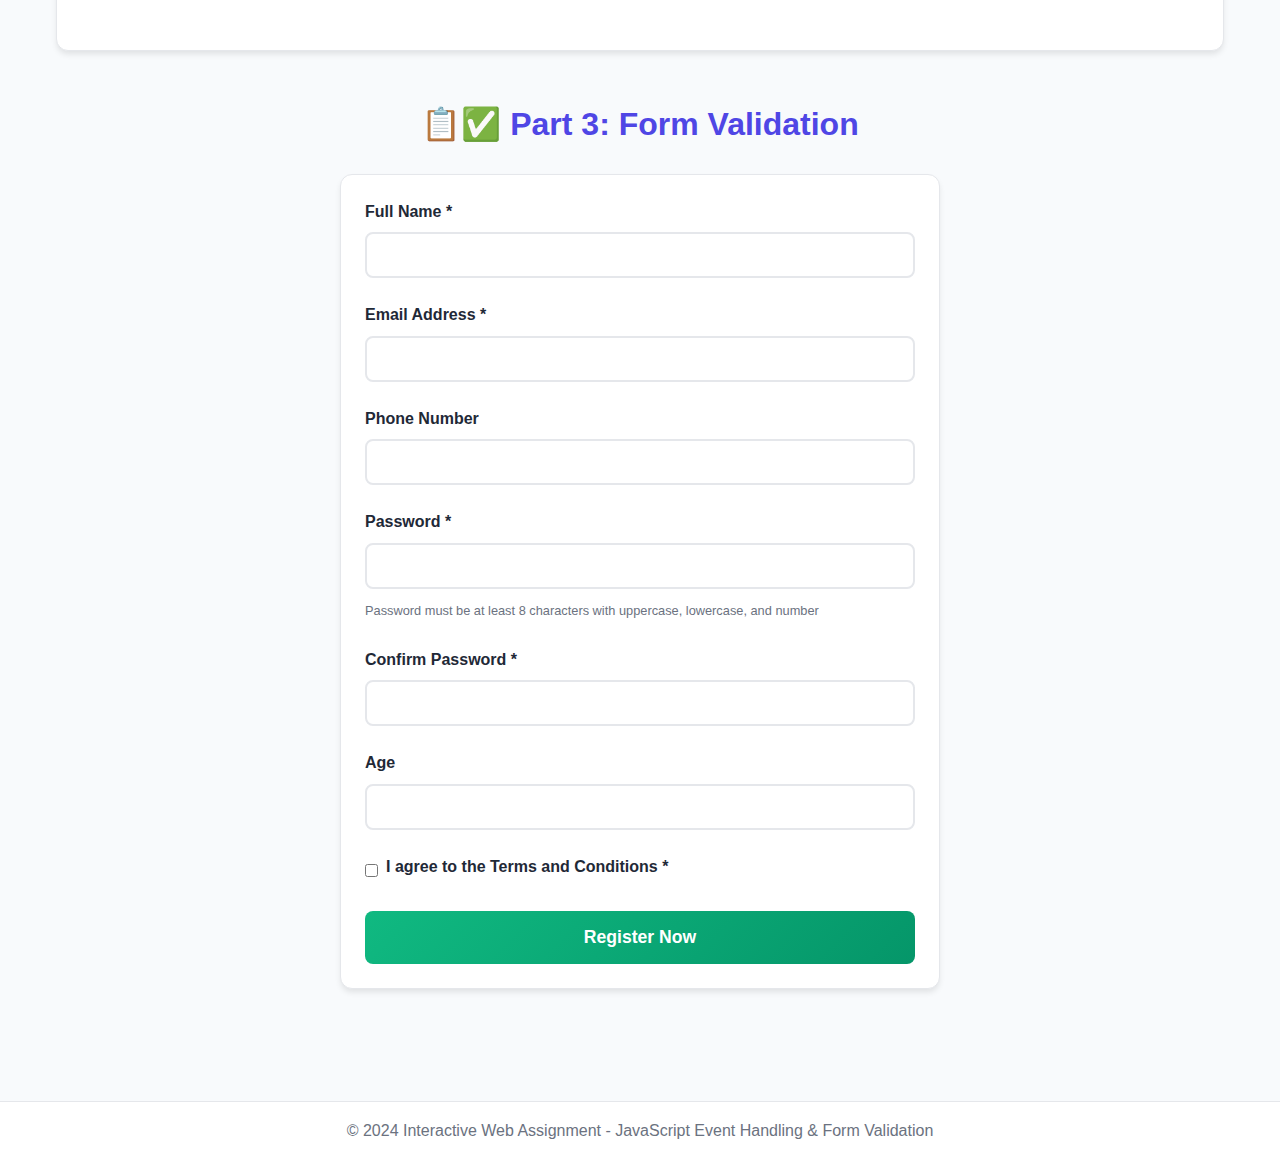
<file: SOFTWARE_MODULE_PLP/WEEK6/index.html>
<!DOCTYPE html>
<html lang="en">
<head>
    <meta charset="UTF-8">
    <meta name="viewport" content="width=device-width, initial-scale=1.0">
    <title>Interactive Web Pages with JavaScript</title>
    <link rel="stylesheet" href="styles.css">
</head>
<body>
    <!-- Header Section -->
    <header class="header">
        <h1>🚀 Interactive Web Experience</h1>
        <p>Discover the power of JavaScript interactivity!</p>
        
        <!-- Dark/Light Mode Toggle -->
        <div class="theme-toggle">
            <button id="theme-toggle-btn" class="toggle-btn">
                <span class="toggle-icon">🌙</span>
                <span class="toggle-text">Dark Mode</span>
            </button>
        </div>
    </header>

    <main class="main-content">
        
        <!-- Part 1: Event Handling Demo Section -->
        <section class="demo-section">
            <h2>🎉 Part 1: JavaScript Event Handling</h2>
            <div class="event-demos">
                
                <!-- Click Event Demo -->
                <div class="demo-card">
                    <h3>Click Events</h3>
                    <button id="click-btn" class="demo-btn">Click Me!</button>
                    <p id="click-message" class="message hidden">🎉 Button clicked! Great job!</p>
                </div>

                <!-- Mouseover Event Demo -->
                <div class="demo-card">
                    <h3>Mouse Events</h3>
                    <div id="hover-box" class="hover-box">Hover over me!</div>
                    <p id="hover-message" class="message hidden">👋 Mouse detected! Hello there!</p>
                </div>

                <!-- Keyboard Event Demo -->
                <div class="demo-card">
                    <h3>Keyboard Events</h3>
                    <input type="text" id="key-input" placeholder="Type something here...">
                    <p id="key-message" class="message hidden">⌨️ You're typing: <span id="typed-text"></span></p>
                </div>

            </div>
        </section>

        <!-- Part 2: Interactive Elements -->
        <section class="interactive-section">
            <h2>🎮 Part 2: Interactive Elements</h2>
            
            <!-- Counter Game -->
            <div class="feature-card">
                <h3>🔢 Counter Game</h3>
                <div class="counter-container">
                    <button id="decrease-btn" class="counter-btn">-</button>
                    <span id="counter-display" class="counter-display">0</span>
                    <button id="increase-btn" class="counter-btn">+</button>
                </div>
                <button id="reset-btn" class="reset-btn">Reset</button>
                <p id="counter-message" class="counter-message"></p>
            </div>

            <!-- Collapsible FAQ Section -->
            <div class="feature-card">
                <h3>❓ Collapsible FAQ</h3>
                <div class="faq-container">
                    
                    <div class="faq-item">
                        <button class="faq-question" data-target="faq1">
                            <span>What is JavaScript? 🤔</span>
                            <span class="faq-icon">+</span>
                        </button>
                        <div id="faq1" class="faq-answer hidden">
                            <p>JavaScript is a programming language that makes web pages interactive and dynamic!</p>
                        </div>
                    </div>

                    <div class="faq-item">
                        <button class="faq-question" data-target="faq2">
                            <span>How do event listeners work? 🎯</span>
                            <span class="faq-icon">+</span>
                        </button>
                        <div id="faq2" class="faq-answer hidden">
                            <p>Event listeners "listen" for user actions like clicks, hovers, or typing, then execute code in response!</p>
                        </div>
                    </div>

                    <div class="faq-item">
                        <button class="faq-question" data-target="faq3">
                            <span>Why is form validation important? ✅</span>
                            <span class="faq-icon">+</span>
                        </button>
                        <div id="faq3" class="faq-answer hidden">
                            <p>Form validation ensures users enter correct data, improving user experience and preventing errors!</p>
                        </div>
                    </div>

                </div>
            </div>

            <!-- Tabbed Interface -->
            <div class="feature-card">
                <h3>📑 Tabbed Interface</h3>
                <div class="tabs-container">
                    <div class="tab-buttons">
                        <button class="tab-btn active" data-tab="tab1">HTML</button>
                        <button class="tab-btn" data-tab="tab2">CSS</button>
                        <button class="tab-btn" data-tab="tab3">JavaScript</button>
                    </div>
                    <div class="tab-content">
                        <div id="tab1" class="tab-panel active">
                            <h4>📄 HTML - Structure</h4>
                            <p>HTML provides the basic structure and content of web pages using elements and tags.</p>
                        </div>
                        <div id="tab2" class="tab-panel">
                            <h4>🎨 CSS - Styling</h4>
                            <p>CSS makes web pages look beautiful by controlling colors, fonts, layouts, and animations.</p>
                        </div>
                        <div id="tab3" class="tab-panel">
                            <h4>⚡ JavaScript - Interactivity</h4>
                            <p>JavaScript brings web pages to life with dynamic behavior and user interaction!</p>
                        </div>
                    </div>
                </div>
            </div>

        </section>

        <!-- Part 3: Form Validation -->
        <section class="form-section">
            <h2>📋✅ Part 3: Form Validation</h2>
            
            <div class="form-card">
                <form id="registration-form" class="registration-form" novalidate>
                    
                    <!-- Name Field -->
                    <div class="form-group">
                        <label for="name">Full Name *</label>
                        <input type="text" id="name" name="name" required>
                        <div id="name-error" class="error-message hidden"></div>
                    </div>

                    <!-- Email Field -->
                    <div class="form-group">
                        <label for="email">Email Address *</label>
                        <input type="email" id="email" name="email" required>
                        <div id="email-error" class="error-message hidden"></div>
                    </div>

                    <!-- Phone Field -->
                    <div class="form-group">
                        <label for="phone">Phone Number</label>
                        <input type="tel" id="phone" name="phone">
                        <div id="phone-error" class="error-message hidden"></div>
                    </div>

                    <!-- Password Field -->
                    <div class="form-group">
                        <label for="password">Password *</label>
                        <input type="password" id="password" name="password" required>
                        <div id="password-error" class="error-message hidden"></div>
                        <div class="password-requirements">
                            <small>Password must be at least 8 characters with uppercase, lowercase, and number</small>
                        </div>
                    </div>

                    <!-- Confirm Password Field -->
                    <div class="form-group">
                        <label for="confirm-password">Confirm Password *</label>
                        <input type="password" id="confirm-password" name="confirm-password" required>
                        <div id="confirm-password-error" class="error-message hidden"></div>
                    </div>

                    <!-- Age Field -->
                    <div class="form-group">
                        <label for="age">Age</label>
                        <input type="number" id="age" name="age" min="1" max="120">
                        <div id="age-error" class="error-message hidden"></div>
                    </div>

                    <!-- Terms Checkbox -->
                    <div class="form-group checkbox-group">
                        <input type="checkbox" id="terms" name="terms" required>
                        <label for="terms">I agree to the Terms and Conditions *</label>
                        <div id="terms-error" class="error-message hidden"></div>
                    </div>

                    <!-- Submit Button -->
                    <button type="submit" id="submit-btn" class="submit-btn">Register Now</button>
                    
                    <!-- Success Message -->
                    <div id="success-message" class="success-message hidden">
                        <h3>🎉 Registration Successful!</h3>
                        <p>Thank you for registering! Your form has been submitted successfully.</p>
                    </div>

                </form>
            </div>
        </section>

    </main>

    <footer class="footer">
        <p>&copy; 2024 Interactive Web Assignment - JavaScript Event Handling & Form Validation</p>
    </footer>

    <script src="script.js"></script>
</body>
</html>
</file>
<file: SOFTWARE_MODULE_PLP/WEEK3/styles.css>
body {
    font-family: Arial, sans-serif;
    font-size: 16px;
    color: #333;
    background-color: #f5f5f5;
    margin: 20px;
    padding: 15px;
}

/* Heading styles */
h1 {
    color: #2c3e50;
    font-size: 2.5em;
    margin: 0 0 20px 0;
    padding: 15px;
    background-color: #ecf0f1;
    border: 3px solid #3498db;
}

h2 {
    color: #e74c3c;
    font-size: 1.8em;
    margin: 30px 0 15px 0;
    padding: 10px 0;
    border-bottom: 2px solid #e74c3c;
}

h3 {
    color: #8e44ad;
    font-size: 1.3em;
    margin: 15px 0 10px 0;
    padding: 5px 0;
}

/* Navigation styling */
nav {
    background-color: #34495e;
    padding: 15px;
    margin: 20px 0;
    border: 2px solid #2c3e50;
}

nav a {
    color: white;
    text-decoration: none;
    margin: 0 15px;
    padding: 8px 12px;
    background-color: #3498db;
    border: 1px solid #2980b9;
}

/* Paragraph styling */
p {
    font-size: 1.1em;
    margin: 15px 0;
    padding: 8px 0;
    line-height: 1.6;
}

/* Container - demonstrates Box Model clearly */
.container {
    background-color: #fff;
    color: #333;
    
    /* Content area */
    width: 400px;
    
    /* Padding - space between content and border */
    padding: 25px;
    
    /* Border - visible boundary */
    border: 5px solid #e74c3c;
    
    /* Margin - space outside the border */
    margin: 30px 0;
}

/* Card sections */
.card {
    background-color: #3498db;
    color: white;
    
    /* Box Model properties */
    padding: 20px;
    margin: 25px 0;
    border: 3px solid #2980b9;
    
    /* Additional styling */
    font-size: 1em;
}

/* Button styling */
button {
    background-color: #e67e22;
    color: white;
    font-size: 1.1em;
    
    /* Box Model for button */
    padding: 12px 20px;
    margin: 10px 0;
    border: 2px solid #d35400;
}

/* Highlighted paragraph */
.highlight {
    background-color: #f39c12;
    color: white;
    font-size: 1.2em;
    
    /* Box Model demonstration */
    padding: 18px;
    margin: 20px 0;
    border: 4px solid #e67e22;
}
</file>
<file: SOFTWARE_MODULE_PLP/WEEK5/styles.css>
body {
  font-family: Arial, sans-serif;
  margin: 20px;
  background-color: #f4f4f9;
}

h1 {
  text-align: center;
  color: #2c3e50;
}

section {
  margin: 20px 0;
  padding: 15px;
  background: #fff;
  border-radius: 8px;
  box-shadow: 0 2px 6px rgba(0,0,0,0.1);
}

button {
  padding: 8px 12px;
  border: none;
  border-radius: 5px;
  background: #3498db;
  color: white;
  cursor: pointer;
}

button:hover {
  background: #2980b9;
}
</file>
<file: WEEK7/styles.css>
/* =====================================================
   BRINGING WEB PAGES TO LIFE - CSS3 ANIMATIONS & TRANSITIONS
   ===================================================== */

/* ===== RESET AND BASE STYLES ===== */
* {
    margin: 0;
    padding: 0;
    box-sizing: border-box;
}

body {
    font-family: 'Segoe UI', Tahoma, Geneva, Verdana, sans-serif;
    line-height: 1.6;
    color: #333;
    background: linear-gradient(135deg, #667eea 0%, #764ba2 100%);
    min-height: 100vh;
}

.container {
    max-width: 1200px;
    margin: 0 auto;
    padding: 2rem 1rem;
}

/* ===== PART 1: CSS3 TRANSITIONS AND ANIMATIONS ===== */

/* HEADER ANIMATIONS */
.header {
    text-align: center;
    padding: 3rem 1rem;
    background: rgba(255, 255, 255, 0.1);
    backdrop-filter: blur(10px);
    border-radius: 20px;
    margin-bottom: 3rem;
    position: relative;
    overflow: hidden;
}

.main-title {
    font-size: 3rem;
    color: white;
    margin-bottom: 0.5rem;
    animation: slideInFromTop 1s ease-out;
}

.subtitle {
    font-size: 1.2rem;
    color: rgba(255, 255, 255, 0.9);
    animation: slideInFromBottom 1s ease-out 0.3s both;
}

.animated-line {
    width: 100px;
    height: 4px;
    background: linear-gradient(90deg, #ff6b6b, #4ecdc4, #45b7d1);
    margin: 1rem auto;
    border-radius: 2px;
    animation: expandLine 2s ease-out 0.6s both, colorShift 3s infinite 2s;
}

/* HEADER KEYFRAME ANIMATIONS */
@keyframes slideInFromTop {
    0% {
        opacity: 0;
        transform: translateY(-50px);
    }
    100% {
        opacity: 1;
        transform: translateY(0);
    }
}

@keyframes slideInFromBottom {
    0% {
        opacity: 0;
        transform: translateY(50px);
    }
    100% {
        opacity: 1;
        transform: translateY(0);
    }
}

@keyframes expandLine {
    0% {
        width: 0;
        opacity: 0;
    }
    100% {
        width: 100px;
        opacity: 1;
    }
}

@keyframes colorShift {
    0%, 100% { background: linear-gradient(90deg, #ff6b6b, #4ecdc4, #45b7d1); }
    33% { background: linear-gradient(90deg, #4ecdc4, #45b7d1, #ff6b6b); }
    66% { background: linear-gradient(90deg, #45b7d1, #ff6b6b, #4ecdc4); }
}

/* SECTION STYLES */
.section {
    margin-bottom: 4rem;
    animation: fadeInUp 0.8s ease-out;
}

.section-title {
    font-size: 2.2rem;
    color: white;
    text-align: center;
    margin-bottom: 1rem;
    text-shadow: 0 2px 4px rgba(0,0,0,0.3);
}

.section-description {
    text-align: center;
    color: rgba(255, 255, 255, 0.8);
    margin-bottom: 2rem;
    font-size: 1.1rem;
}

@keyframes fadeInUp {
    0% {
        opacity: 0;
        transform: translateY(30px);
    }
    100% {
        opacity: 1;
        transform: translateY(0);
    }
}

/* DEMO GRID LAYOUT */
.demo-grid {
    display: grid;
    grid-template-columns: repeat(auto-fit, minmax(300px, 1fr));
    gap: 2rem;
}

.demo-card {
    background: rgba(255, 255, 255, 0.95);
    border-radius: 15px;
    padding: 2rem;
    box-shadow: 0 8px 32px rgba(0,0,0,0.1);
    backdrop-filter: blur(10px);
    border: 1px solid rgba(255, 255, 255, 0.2);
    transition: all 0.3s ease;
    position: relative;
    overflow: hidden;
}

.demo-card::before {
    content: '';
    position: absolute;
    top: -50%;
    left: -50%;
    width: 200%;
    height: 200%;
    background: linear-gradient(45deg, transparent, rgba(255,255,255,0.1), transparent);
    transform: rotate(45deg);
    transition: all 0.6s ease;
    opacity: 0;
}

.demo-card:hover::before {
    animation: shimmer 0.8s ease-in-out;
}

.demo-card:hover {
    transform: translateY(-5px);
    box-shadow: 0 15px 40px rgba(0,0,0,0.2);
}

@keyframes shimmer {
    0% {
        transform: translateX(-100%) translateY(-100%) rotate(45deg);
        opacity: 0;
    }
    50% {
        opacity: 1;
    }
    100% {
        transform: translateX(100%) translateY(100%) rotate(45deg);
        opacity: 0;
    }
}

.demo-card h3 {
    color: #4a5568;
    margin-bottom: 1.5rem;
    font-size: 1.3rem;
}

/* BUTTON HOVER EFFECTS - PART 1 */
.btn {
    padding: 12px 24px;
    border: none;
    border-radius: 8px;
    cursor: pointer;
    font-size: 1rem;
    font-weight: 600;
    margin: 0.5rem;
    position: relative;
    overflow: hidden;
    transition: all 0.3s ease;
}

.button-showcase {
    display: flex;
    flex-wrap: wrap;
    gap: 1rem;
    justify-content: center;
}

/* Button Hover Effect 1: Slide */
.btn-hover-slide {
    background: #4299e1;
    color: white;
}

.btn-hover-slide::before {
    content: '';
    position: absolute;
    top: 0;
    left: -100%;
    width: 100%;
    height: 100%;
    background: linear-gradient(90deg, transparent, rgba(255,255,255,0.3), transparent);
    transition: all 0.5s ease;
}

.btn-hover-slide:hover::before {
    left: 100%;
}

.btn-hover-slide:hover {
    transform: translateX(5px);
    box-shadow: 0 5px 15px rgba(66, 153, 225, 0.4);
}

/* Button Hover Effect 2: Bounce */
.btn-hover-bounce {
    background: #48bb78;
    color: white;
    animation: subtleBounce 2s infinite;
}

.btn-hover-bounce:hover {
    animation: bounce 0.6s ease-in-out;
    box-shadow: 0 5px 15px rgba(72, 187, 120, 0.4);
}

@keyframes subtleBounce {
    0%, 100% { transform: translateY(0); }
    50% { transform: translateY(-2px); }
}

@keyframes bounce {
    0%, 20%, 53%, 80%, 100% { transform: translateY(0); }
    40%, 43% { transform: translateY(-15px); }
    70% { transform: translateY(-8px); }
    90% { transform: translateY(-3px); }
}

/* Button Hover Effect 3: Rotate */
.btn-hover-rotate {
    background: #ed8936;
    color: white;
    transition: all 0.3s ease;
}

.btn-hover-rotate:hover {
    transform: rotate(360deg) scale(1.1);
    box-shadow: 0 5px 15px rgba(237, 137, 54, 0.4);
}

/* Button Hover Effect 4: Pulse */
.btn-hover-pulse {
    background: #e53e3e;
    color: white;
    animation: pulse 2s infinite;
}

.btn-hover-pulse:hover {
    animation: strongPulse 0.3s ease-in-out;
}

@keyframes pulse {
    0%, 100% { transform: scale(1); }
    50% { transform: scale(1.02); }
}

@keyframes strongPulse {
    0%, 100% { transform: scale(1); }
    50% { transform: scale(1.15); }
}

/* SMOOTH TRANSITIONS - PART 1 */
.transition-showcase {
    display: flex;
    gap: 1rem;
    flex-wrap: wrap;
    justify-content: space-around;
    margin: 2rem 0;
}

.fade-box, .slide-box, .scale-box {
    width: 120px;
    height: 80px;
    display: flex;
    align-items: center;
    justify-content: center;
    border-radius: 8px;
    cursor: pointer;
    font-weight: bold;
    color: white;
    text-align: center;
    font-size: 0.9rem;
}

.fade-box {
    background: #9f7aea;
    transition: opacity 0.5s ease, transform 0.5s ease;
}

.fade-box:hover {
    opacity: 0.3;
    transform: scale(1.1);
}

.slide-box {
    background: #4fd1c7;
    transition: transform 0.4s cubic-bezier(0.68, -0.55, 0.265, 1.55);
}

.slide-box:hover {
    transform: translateX(20px) rotate(5deg);
}

.scale-box {
    background: #f56565;
    transition: all 0.3s ease;
}

.scale-box:hover {
    transform: scale(1.3) rotate(-5deg);
    background: #38b2ac;
    border-radius: 50%;
}

/* KEYFRAME ANIMATIONS - PART 1 */
.animation-showcase {
    display: flex;
    justify-content: space-around;
    align-items: center;
    min-height: 120px;
    flex-wrap: wrap;
    gap: 2rem;
    margin: 2rem 0;
}

.floating-circle {
    width: 60px;
    height: 60px;
    background: linear-gradient(45deg, #667eea, #764ba2);
    border-radius: 50%;
    animation: float 3s ease-in-out infinite;
}

@keyframes float {
    0%, 100% { transform: translateY(0px); }
    50% { transform: translateY(-20px); }
}

.spinning-square {
    width: 50px;
    height: 50px;
    background: linear-gradient(45deg, #f093fb, #f5576c);
    animation: spin 4s linear infinite;
}

@keyframes spin {
    0% { transform: rotate(0deg); }
    100% { transform: rotate(360deg); }
}

.pulsing-heart {
    font-size: 3rem;
    color: #e53e3e;
    animation: heartbeat 1.5s ease-in-out infinite;
}

@keyframes heartbeat {
    0%, 100% { transform: scale(1); }
    14% { transform: scale(1.3); }
    28% { transform: scale(1); }
    42% { transform: scale(1.3); }
    70% { transform: scale(1); }
}

.bouncing-ball {
    width: 40px;
    height: 40px;
    background: linear-gradient(45deg, #4facfe, #00f2fe);
    border-radius: 50%;
    animation: ballBounce 2s ease-in-out infinite;
}

@keyframes ballBounce {
    0%, 100% { 
        transform: translateY(0); 
        animation-timing-function: ease-out;
    }
    50% { 
        transform: translateY(-40px); 
        animation-timing-function: ease-in;
    }
}

/* CONTINUOUS LOADING ANIMATIONS */
.loader-container {
    text-align: center;
    padding: 2rem 0;
}

.loader-dots {
    display: flex;
    justify-content: center;
    gap: 8px;
    margin-bottom: 2rem;
}

.dot {
    width: 12px;
    height: 12px;
    background: #4299e1;
    border-radius: 50%;
    animation: dotPulse 1.4s ease-in-out infinite both;
}

.dot:nth-child(1) { animation-delay: -0.32s; }
.dot:nth-child(2) { animation-delay: -0.16s; }
.dot:nth-child(3) { animation-delay: 0; }

@keyframes dotPulse {
    0%, 80%, 100% { transform: scale(0); opacity: 0.5; }
    40% { transform: scale(1); opacity: 1; }
}

.progress-bar {
    width: 200px;
    height: 8px;
    background: rgba(255,255,255,0.3);
    border-radius: 4px;
    margin: 0 auto;
    overflow: hidden;
}

.progress-fill {
    height: 100%;
    background: linear-gradient(90deg, #4299e1, #48bb78, #4299e1);
    background-size: 200% 100%;
    animation: progressMove 2s linear infinite;
    width: 60%;
}

@keyframes progressMove {
    0% { background-position: 200% 0; }
    100% { background-position: -200% 0; }
}

/* ===== PART 2: FUNCTION DEMO STYLES ===== */
.function-demo {
    display: flex;
    flex-direction: column;
    gap: 1rem;
}

.function-demo input {
    padding: 0.75rem;
    border: 2px solid #e2e8f0;
    border-radius: 8px;
    font-size: 1rem;
    transition: border-color 0.3s ease;
}

.function-demo input:focus {
    outline: none;
    border-color: #4299e1;
    box-shadow: 0 0 0 3px rgba(66, 153, 225, 0.1);
}

.results {
    background: #f7fafc;
    border: 1px solid #e2e8f0;
    border-radius: 8px;
    padding: 1rem;
    margin-top: 1rem;
    min-height: 60px;
    font-family: 'Courier New', monospace;
    white-space: pre-wrap;
}

.color-palette {
    display: flex;
    gap: 1rem;
    flex-wrap: wrap;
    margin-top: 1rem;
}

.color-swatch {
    width: 80px;
    height: 80px;
    border-radius: 8px;
    display: flex;
    align-items: end;
    justify-content: center;
    color: white;
    font-size: 0.8rem;
    font-weight: bold;
    text-shadow: 0 1px 2px rgba(0,0,0,0.5);
    padding: 0.5rem;
    box-sizing: border-box;
    transition: transform 0.3s ease;
}

.color-swatch:hover {
    transform: scale(1.1);
}

/* ===== PART 3: CSS ANIMATIONS TRIGGERED BY JAVASCRIPT ===== */

/* Animated Box Styles */
.animation-controller {
    text-align: center;
}

.animated-box {
    width: 200px;
    height: 200px;
    background: linear-gradient(45deg, #667eea, #764ba2);
    border-radius: 15px;
    margin: 2rem auto;
    display: flex;
    align-items: center;
    justify-content: center;
    color: white;
    font-weight: bold;
    cursor: pointer;
    transition: all 0.3s ease;
}

.control-buttons {
    display: flex;
    gap: 0.5rem;
    flex-wrap: wrap;
    justify-content: center;
    margin-top: 1rem;
}

/* JavaScript-Triggered Animation Classes */
.bounce {
    animation: jsTriggeredBounce 0.6s ease-in-out;
}

@keyframes jsTriggeredBounce {
    0%, 20%, 53%, 80%, 100% { transform: translateY(0) scale(1); }
    40%, 43% { transform: translateY(-30px) scale(1.1); }
    70% { transform: translateY(-15px) scale(1.05); }
    90% { transform: translateY(-5px) scale(1.02); }
}

.shake {
    animation: jsTriggeredShake 0.5s ease-in-out;
}

@keyframes jsTriggeredShake {
    0%, 100% { transform: translateX(0); }
    10%, 30%, 50%, 70%, 90% { transform: translateX(-10px); }
    20%, 40%, 60%, 80% { transform: translateX(10px); }
}

.flip {
    animation: jsTriggeredFlip 0.8s ease-in-out;
}

@keyframes jsTriggeredFlip {
    0% { transform: rotateY(0); }
    50% { transform: rotateY(-90deg); }
    100% { transform: rotateY(0); }
}

.glow {
    animation: jsTriggeredGlow 1s ease-in-out;
}

@keyframes jsTriggeredGlow {
    0%, 100% { 
        box-shadow: 0 0 20px rgba(102, 126, 234, 0.3);
        transform: scale(1);
    }
    50% { 
        box-shadow: 0 0 40px rgba(102, 126, 234, 0.8), 0 0 60px rgba(118, 75, 162, 0.6);
        transform: scale(1.05);
    }
}

/* Card Flip Animation */
.card-container {
    perspective: 1000px;
    display: flex;
    justify-content: center;
    margin: 2rem 0;
}

.flip-card {
    width: 200px;
    height: 250px;
    cursor: pointer;
}

.flip-card-inner {
    position: relative;
    width: 100%;
    height: 100%;
    text-align: center;
    transition: transform 0.8s;
    transform-style: preserve-3d;
}

.flip-card.flipped .flip-card-inner {
    transform: rotateY(180deg);
}

.flip-card-front, .flip-card-back {
    position: absolute;
    width: 100%;
    height: 100%;
    backface-visibility: hidden;
    border-radius: 15px;
    display: flex;
    flex-direction: column;
    justify-content: center;
    align-items: center;
}

/* ...existing code... */

/* Modal Animation Classes */
.modal-overlay {
    opacity: 0;
    pointer-events: none;
    transition: opacity 0.4s ease;
}

.modal-overlay.active {
    opacity: 1;
    pointer-events: auto;
}

.modal-content {
    transform: translateY(-60px);
    opacity: 0;
    transition: transform 0.4s cubic-bezier(0.68,-0.55,0.27,1.55), opacity 0.4s ease;
}

.modal-overlay.active .modal-content {
    transform: translateY(0);
    opacity: 1;
}

/* Optional: Fade-out effect when closing */
.modal-overlay.fade-out {
    opacity: 0;
    pointer-events: none;
}

.modal-overlay.fade-out .modal-content {
    transform: translateY(-60px);
    opacity: 0;
}

/* Modal Animations */
.slide-in {
    animation: slideInModal 0.5s forwards;
}
@keyframes slideInModal {
    from { transform: translateY(-100px); opacity: 0; }
    to { transform: translateY(0); opacity: 1; }
}

.fade-in {
    animation: fadeInModal 0.5s forwards;
}
@keyframes fadeInModal {
    from { opacity: 0; }
    to { opacity: 1; }
}

.zoom-in {
    animation: zoomInModal 0.5s forwards;
}
@keyframes zoomInModal {
    from { transform: scale(0.7); opacity: 0; }
    to { transform: scale(1); opacity: 1; }
}
</file>
<file: SOFTWARE_MODULE_PLP/WEEK4/styles.css>
/* ===================================
   RESPONSIVE WEB DESIGN ASSIGNMENT
   Using Flexbox and CSS Grid
   =================================== */

/* Reset and Base Styles */
* {
    margin: 0;
    padding: 0;
    box-sizing: border-box;
}

body {
    font-family: 'Arial', sans-serif;
    line-height: 1.6;
    color: #333;
    background-color: #f8f9fa;
}

/* ===================================
   HEADER - USING FLEXBOX
   =================================== */

.header {
    background-color: #2c3e50;
    color: white;
    padding: 1rem 2rem;
    
    /* Flexbox for header layout */
    display: flex;
    justify-content: space-between;
    align-items: center;
    flex-wrap: wrap;
}

.logo h1 {
    font-size: 2rem;
    margin: 0;
}

/* Navigation using Flexbox */
.navigation {
    flex-shrink: 0;
}

.nav-list {
    list-style: none;
    
    /* Flexbox for navigation items */
    display: flex;
    gap: 2rem;
}

.nav-list a {
    color: white;
    text-decoration: none;
    padding: 0.5rem 1rem;
    border-radius: 4px;
    transition: background-color 0.3s ease;
}

.nav-list a:hover {
    background-color: #3498db;
}

/* ===================================
   MAIN CONTAINER - USING CSS GRID
   =================================== */

.main-container {
    max-width: 1200px;
    margin: 0 auto;
    padding: 2rem;
    
    /* CSS Grid for main layout */
    display: grid;
    grid-template-columns: 1fr 300px;
    grid-gap: 2rem;
    min-height: calc(100vh - 200px);
}

/* ===================================
   MAIN CONTENT AREA
   =================================== */

.content {
    background-color: white;
    padding: 2rem;
    border-radius: 8px;
    box-shadow: 0 2px 10px rgba(0,0,0,0.1);
}

.hero {
    text-align: center;
    margin-bottom: 3rem;
    padding: 2rem;
    background: linear-gradient(135deg, #3498db, #2980b9);
    color: white;
    border-radius: 8px;
}

.hero h2 {
    font-size: 2.5rem;
    margin-bottom: 1rem;
}

.hero p {
    font-size: 1.2rem;
    max-width: 600px;
    margin: 0 auto;
}

/* ===================================
   CARDS SECTION - USING FLEXBOX
   =================================== */

.cards-section {
    margin-bottom: 3rem;
}

.cards-section h3 {
    font-size: 2rem;
    margin-bottom: 2rem;
    color: #2c3e50;
    text-align: center;
}

.cards-container {
    /* Flexbox for cards layout */
    display: flex;
    flex-wrap: wrap;
    gap: 1.5rem;
    justify-content: center;
}

.card {
    background-color: #f8f9fa;
    border: 1px solid #dee2e6;
    border-radius: 8px;
    padding: 1.5rem;
    
    /* Flexible card sizing */
    flex: 1;
    min-width: 250px;
    max-width: 300px;
    
    transition: transform 0.3s ease, box-shadow 0.3s ease;
}

.card:hover {
    transform: translateY(-5px);
    box-shadow: 0 5px 15px rgba(0,0,0,0.2);
}

.card h4 {
    color: #e74c3c;
    margin-bottom: 1rem;
    font-size: 1.3rem;
}

/* ===================================
   FEATURES GRID - USING CSS GRID
   =================================== */

.features h3 {
    font-size: 2rem;
    margin-bottom: 2rem;
    color: #2c3e50;
    text-align: center;
}

.features-grid {
    /* CSS Grid for features */
    display: grid;
    grid-template-columns: repeat(auto-fit, minmax(200px, 1fr));
    grid-gap: 1.5rem;
    margin-top: 2rem;
}

.feature {
    background-color: #3498db;
    color: white;
    padding: 1.5rem;
    border-radius: 8px;
    text-align: center;
    transition: background-color 0.3s ease;
}

.feature:hover {
    background-color: #2980b9;
}

.feature h5 {
    font-size: 1.1rem;
    margin-bottom: 0.5rem;
}

/* ===================================
   SIDEBAR
   =================================== */

.sidebar {
    background-color: white;
    padding: 2rem;
    border-radius: 8px;
    box-shadow: 0 2px 10px rgba(0,0,0,0.1);
    height: fit-content;
}

.sidebar h4 {
    color: #2c3e50;
    margin-bottom: 1rem;
    padding-bottom: 0.5rem;
    border-bottom: 2px solid #3498db;
}

.news-item {
    margin-bottom: 1.5rem;
    padding-bottom: 1rem;
    border-bottom: 1px solid #eee;
}

.news-item h5 {
    color: #e74c3c;
    margin-bottom: 0.5rem;
}

.news-item p {
    font-size: 0.9rem;
    color: #666;
}

.sidebar-links {
    list-style: none;
}

.sidebar-links li {
    margin-bottom: 0.5rem;
}

.sidebar-links a {
    color: #3498db;
    text-decoration: none;
}

.sidebar-links a:hover {
    text-decoration: underline;
}

/* ===================================
   FOOTER - USING FLEXBOX
   =================================== */

.footer {
    background-color: #2c3e50;
    color: white;
    padding: 2rem 0;
    margin-top: 2rem;
}

.footer-content {
    max-width: 1200px;
    margin: 0 auto;
    padding: 0 2rem;
    
    /* Flexbox for footer sections */
    display: flex;
    justify-content: space-between;
    flex-wrap: wrap;
    gap: 2rem;
}

.footer-section {
    flex: 1;
    min-width: 200px;
}

.footer-section h4 {
    margin-bottom: 1rem;
    color: #3498db;
}

.footer-section ul {
    list-style: none;
}

.footer-section ul li {
    margin-bottom: 0.5rem;
    color: #ecf0f1;
}

.footer-bottom {
    text-align: center;
    margin-top: 2rem;
    padding-top: 1rem;
    border-top: 1px solid #34495e;
    color: #bdc3c7;
}

/* ===================================
   RESPONSIVE DESIGN - MEDIA QUERIES
   =================================== */

/* Tablet Styles (768px and below) */
@media screen and (max-width: 768px) {
    
    /* Header adjustments */
    .header {
        flex-direction: column;
        text-align: center;
        gap: 1rem;
    }
    
    .nav-list {
        flex-direction: column;
        gap: 0.5rem;
        width: 100%;
    }
    
    .nav-list a {
        display: block;
        text-align: center;
    }
    
    /* Main container - switch to single column */
    .main-container {
        grid-template-columns: 1fr;
        padding: 1rem;
        grid-gap: 1rem;
    }
    
    /* Sidebar moves below main content */
    .sidebar {
        grid-row: 2;
    }
    
    /* Hero section */
    .hero h2 {
        font-size: 2rem;
    }
    
    .hero p {
        font-size: 1rem;
    }
    
    /* Cards section */
    .cards-container {
        flex-direction: column;
        align-items: center;
    }
    
    .card {
        max-width: 100%;
        min-width: auto;
    }
    
    /* Features grid */
    .features-grid {
        grid-template-columns: repeat(auto-fit, minmax(150px, 1fr));
        grid-gap: 1rem;
    }
    
    /* Footer */
    .footer-content {
        flex-direction: column;
        text-align: center;
    }
}

/* Mobile Styles (480px and below) */
@media screen and (max-width: 480px) {
    
    /* Further mobile optimizations */
    .main-container {
        padding: 0.5rem;
    }
    
    .content, .sidebar {
        padding: 1rem;
    }
    
    .hero {
        padding: 1rem;
    }
    
    .hero h2 {
        font-size: 1.5rem;
    }
    
    .cards-section h3,
    .features h3 {
        font-size: 1.5rem;
    }
    
    /* Features grid - single column on small screens */
    .features-grid {
        grid-template-columns: 1fr;
    }
    
    /* Navigation full width */
    .nav-list {
        gap: 0.25rem;
    }
    
    .nav-list a {
        padding: 0.75rem;
    }
}

/* Large Desktop Styles (1200px and above) */
@media screen and (min-width: 1200px) {
    
    .main-container {
        max-width: 1400px;
        grid-template-columns: 1fr 350px;
    }
    
    .hero h2 {
        font-size: 3rem;
    }
    
    .cards-container {
        justify-content: space-between;
    }
    
    .card {
        max-width: 280px;
    }
    
    .features-grid {
        grid-template-columns: repeat(6, 1fr);
    }
}
</file>
<file: SOFTWARE_MODULE_PLP/WEEK6/styles.css>
/* ===== RESET AND BASE STYLES ===== */
* {
    margin: 0;
    padding: 0;
    box-sizing: border-box;
}

body {
    font-family: 'Segoe UI', Tahoma, Geneva, Verdana, sans-serif;
    line-height: 1.6;
    color: var(--text-color);
    background-color: var(--bg-color);
    transition: all 0.3s ease;
}

/* ===== CSS VARIABLES FOR THEME SWITCHING ===== */
:root {
    --primary-color: #4f46e5;
    --secondary-color: #06b6d4;
    --success-color: #10b981;
    --error-color: #ef4444;
    --warning-color: #f59e0b;
    
    /* Light Theme */
    --bg-color: #f8fafc;
    --card-bg: #ffffff;
    --text-color: #1f2937;
    --text-muted: #6b7280;
    --border-color: #e5e7eb;
    --shadow: 0 4px 6px -1px rgba(0, 0, 0, 0.1);
    --shadow-hover: 0 10px 15px -3px rgba(0, 0, 0, 0.1);
}

/* Dark Theme Variables */
body.dark-theme {
    --bg-color: #0f172a;
    --card-bg: #1e293b;
    --text-color: #f1f5f9;
    --text-muted: #94a3b8;
    --border-color: #334155;
    --shadow: 0 4px 6px -1px rgba(0, 0, 0, 0.3);
    --shadow-hover: 0 10px 15px -3px rgba(0, 0, 0, 0.3);
}

/* ===== LAYOUT STYLES ===== */
.header {
    background: linear-gradient(135deg, var(--primary-color), var(--secondary-color));
    color: white;
    padding: 2rem 1rem;
    text-align: center;
    position: relative;
}

.header h1 {
    font-size: 2.5rem;
    margin-bottom: 0.5rem;
    font-weight: 700;
}

.header p {
    font-size: 1.2rem;
    opacity: 0.9;
}

.theme-toggle {
    position: absolute;
    top: 1rem;
    right: 1rem;
}

.toggle-btn {
    background: rgba(255, 255, 255, 0.2);
    border: 2px solid rgba(255, 255, 255, 0.3);
    color: white;
    padding: 0.5rem 1rem;
    border-radius: 50px;
    cursor: pointer;
    display: flex;
    align-items: center;
    gap: 0.5rem;
    transition: all 0.3s ease;
    font-weight: 500;
}

.toggle-btn:hover {
    background: rgba(255, 255, 255, 0.3);
    transform: translateY(-2px);
}

.main-content {
    max-width: 1200px;
    margin: 0 auto;
    padding: 2rem 1rem;
}

.footer {
    background: var(--card-bg);
    border-top: 1px solid var(--border-color);
    text-align: center;
    padding: 1rem;
    color: var(--text-muted);
    margin-top: 2rem;
}

/* ===== SECTION STYLES ===== */
section {
    margin-bottom: 3rem;
}

section h2 {
    font-size: 2rem;
    margin-bottom: 1.5rem;
    text-align: center;
    color: var(--primary-color);
}

/* ===== CARD STYLES ===== */
.demo-card, .feature-card, .form-card {
    background: var(--card-bg);
    border-radius: 12px;
    padding: 1.5rem;
    box-shadow: var(--shadow);
    margin-bottom: 1.5rem;
    border: 1px solid var(--border-color);
    transition: all 0.3s ease;
}

.demo-card:hover, .feature-card:hover {
    box-shadow: var(--shadow-hover);
    transform: translateY(-2px);
}

.demo-card h3, .feature-card h3 {
    color: var(--primary-color);
    margin-bottom: 1rem;
    font-size: 1.3rem;
}

/* ===== EVENT DEMO STYLES ===== */
.event-demos {
    display: grid;
    grid-template-columns: repeat(auto-fit, minmax(300px, 1fr));
    gap: 1.5rem;
}

.demo-btn {
    background: linear-gradient(135deg, var(--primary-color), var(--secondary-color));
    color: white;
    border: none;
    padding: 0.75rem 1.5rem;
    border-radius: 8px;
    cursor: pointer;
    font-weight: 600;
    transition: all 0.3s ease;
}

.demo-btn:hover {
    transform: translateY(-2px);
    box-shadow: 0 4px 8px rgba(79, 70, 229, 0.3);
}

.hover-box {
    background: var(--secondary-color);
    color: white;
    padding: 2rem;
    border-radius: 8px;
    text-align: center;
    cursor: pointer;
    transition: all 0.3s ease;
}

.hover-box:hover {
    background: var(--primary-color);
    transform: scale(1.05);
}

#key-input {
    width: 100%;
    padding: 0.75rem;
    border: 2px solid var(--border-color);
    border-radius: 8px;
    font-size: 1rem;
    background: var(--card-bg);
    color: var(--text-color);
    transition: border-color 0.3s ease;
}

#key-input:focus {
    outline: none;
    border-color: var(--primary-color);
}

.message {
    margin-top: 1rem;
    padding: 0.75rem;
    border-radius: 8px;
    background: rgba(79, 70, 229, 0.1);
    border-left: 4px solid var(--primary-color);
    font-weight: 500;
}

.hidden {
    display: none !important;
}

/* ===== COUNTER STYLES ===== */
.counter-container {
    display: flex;
    align-items: center;
    justify-content: center;
    gap: 1rem;
    margin: 1rem 0;
}

.counter-btn {
    background: var(--primary-color);
    color: white;
    border: none;
    width: 40px;
    height: 40px;
    border-radius: 50%;
    cursor: pointer;
    font-size: 1.2rem;
    font-weight: bold;
    transition: all 0.3s ease;
}

.counter-btn:hover {
    background: var(--secondary-color);
    transform: scale(1.1);
}

.counter-display {
    font-size: 2rem;
    font-weight: bold;
    color: var(--primary-color);
    min-width: 60px;
    text-align: center;
}

.reset-btn {
    background: var(--warning-color);
    color: white;
    border: none;
    padding: 0.5rem 1rem;
    border-radius: 6px;
    cursor: pointer;
    transition: all 0.3s ease;
}

.reset-btn:hover {
    background: #d97706;
    transform: translateY(-1px);
}

.counter-message {
    text-align: center;
    margin-top: 1rem;
    font-weight: 500;
    color: var(--secondary-color);
}

/* ===== FAQ STYLES ===== */
.faq-item {
    border-bottom: 1px solid var(--border-color);
    margin-bottom: 0.5rem;
}

.faq-question {
    width: 100%;
    background: none;
    border: none;
    padding: 1rem 0;
    text-align: left;
    cursor: pointer;
    display: flex;
    justify-content: space-between;
    align-items: center;
    font-size: 1.1rem;
    color: var(--text-color);
    font-weight: 500;
    transition: color 0.3s ease;
}

.faq-question:hover {
    color: var(--primary-color);
}

.faq-icon {
    font-size: 1.2rem;
    color: var(--primary-color);
    transition: transform 0.3s ease;
}

.faq-question.active .faq-icon {
    transform: rotate(45deg);
}

.faq-answer {
    padding: 0 0 1rem 0;
    color: var(--text-muted);
    line-height: 1.6;
    animation: slideDown 0.3s ease;
}

@keyframes slideDown {
    from {
        opacity: 0;
        transform: translateY(-10px);
    }
    to {
        opacity: 1;
        transform: translateY(0);
    }
}

/* ===== TABS STYLES ===== */
.tab-buttons {
    display: flex;
    border-bottom: 2px solid var(--border-color);
    margin-bottom: 1rem;
}

.tab-btn {
    background: none;
    border: none;
    padding: 1rem 1.5rem;
    cursor: pointer;
    font-size: 1rem;
    color: var(--text-muted);
    border-bottom: 2px solid transparent;
    transition: all 0.3s ease;
    font-weight: 500;
}

.tab-btn:hover {
    color: var(--primary-color);
}

.tab-btn.active {
    color: var(--primary-color);
    border-bottom-color: var(--primary-color);
}

.tab-panel {
    padding: 1.5rem 0;
    animation: fadeIn 0.4s ease;
}

.tab-panel h4 {
    color: var(--primary-color);
    margin-bottom: 0.5rem;
}

@keyframes fadeIn {
    from {
        opacity: 0;
        transform: translateY(10px);
    }
    to {
        opacity: 1;
        transform: translateY(0);
    }
}

/* ===== FORM STYLES ===== */
.form-card {
    max-width: 600px;
    margin: 0 auto;
}

.registration-form {
    display: flex;
    flex-direction: column;
    gap: 1.5rem;
}

.form-group {
    display: flex;
    flex-direction: column;
}

.form-group label {
    margin-bottom: 0.5rem;
    font-weight: 600;
    color: var(--text-color);
}

.form-group input {
    padding: 0.75rem;
    border: 2px solid var(--border-color);
    border-radius: 8px;
    font-size: 1rem;
    background: var(--card-bg);
    color: var(--text-color);
    transition: all 0.3s ease;
}

.form-group input:focus {
    outline: none;
    border-color: var(--primary-color);
    box-shadow: 0 0 0 3px rgba(79, 70, 229, 0.1);
}

.form-group input.valid {
    border-color: var(--success-color);
}

.form-group input.invalid {
    border-color: var(--error-color);
}

.checkbox-group {
    flex-direction: row;
    align-items: center;
    gap: 0.5rem;
}

.checkbox-group input {
    width: auto;
    margin: 0;
}

.error-message {
    color: var(--error-color);
    font-size: 0.875rem;
    margin-top: 0.5rem;
    padding: 0.5rem;
    background: rgba(239, 68, 68, 0.1);
    border-radius: 4px;
    border-left: 3px solid var(--error-color);
}

.success-message {
    background: rgba(16, 185, 129, 0.1);
    border: 1px solid var(--success-color);
    border-radius: 8px;
    padding: 1.5rem;
    text-align: center;
    margin-top: 1rem;
}

.success-message h3 {
    color: var(--success-color);
    margin-bottom: 0.5rem;
}

.password-requirements {
    margin-top: 0.5rem;
}

.password-requirements small {
    color: var(--text-muted);
    font-size: 0.8rem;
}

.submit-btn {
    background: linear-gradient(135deg, var(--success-color), #059669);
    color: white;
    border: none;
    padding: 1rem 2rem;
    border-radius: 8px;
    font-size: 1.1rem;
    font-weight: 600;
    cursor: pointer;
    transition: all 0.3s ease;
}

.submit-btn:hover {
    transform: translateY(-2px);
    box-shadow: 0 4px 12px rgba(16, 185, 129, 0.3);
}

.submit-btn:disabled {
    background: var(--text-muted);
    cursor: not-allowed;
    transform: none;
}

/* ===== RESPONSIVE DESIGN ===== */
@media (max-width: 768px) {
    .header h1 {
        font-size: 2rem;
    }
    
    .theme-toggle {
        position: static;
        margin-top: 1rem;
    }
    
    .event-demos {
        grid-template-columns: 1fr;
    }
    
    .counter-container {
        flex-wrap: wrap;
    }
    
    .tab-buttons {
        flex-wrap: wrap;
    }
    
    .tab-btn {
        flex: 1;
        min-width: 100px;
    }
}

@media (max-width: 480px) {
    .main-content {
        padding: 1rem 0.5rem;
    }
    
    .demo-card, .feature-card, .form-card {
        padding: 1rem;
    }
    
    .header {
        padding: 1.5rem 1rem;
    }
}
</file>
